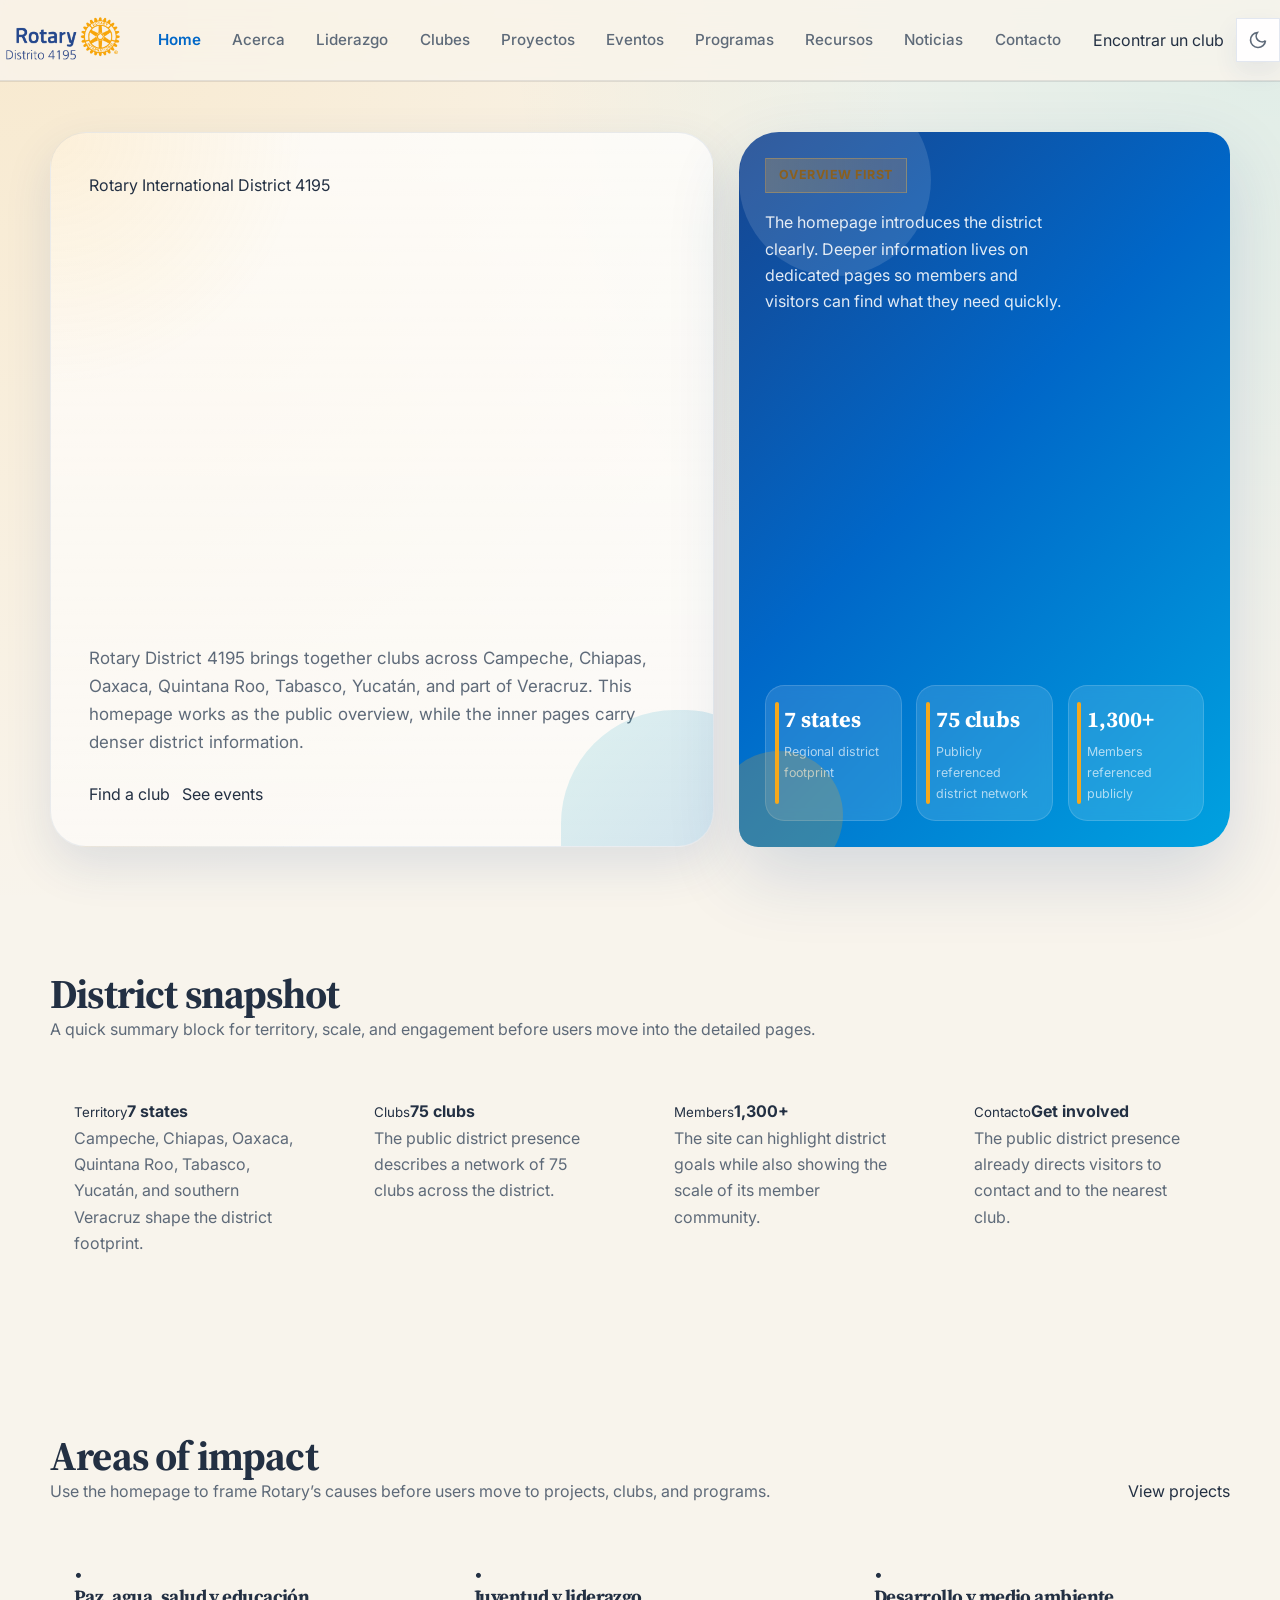
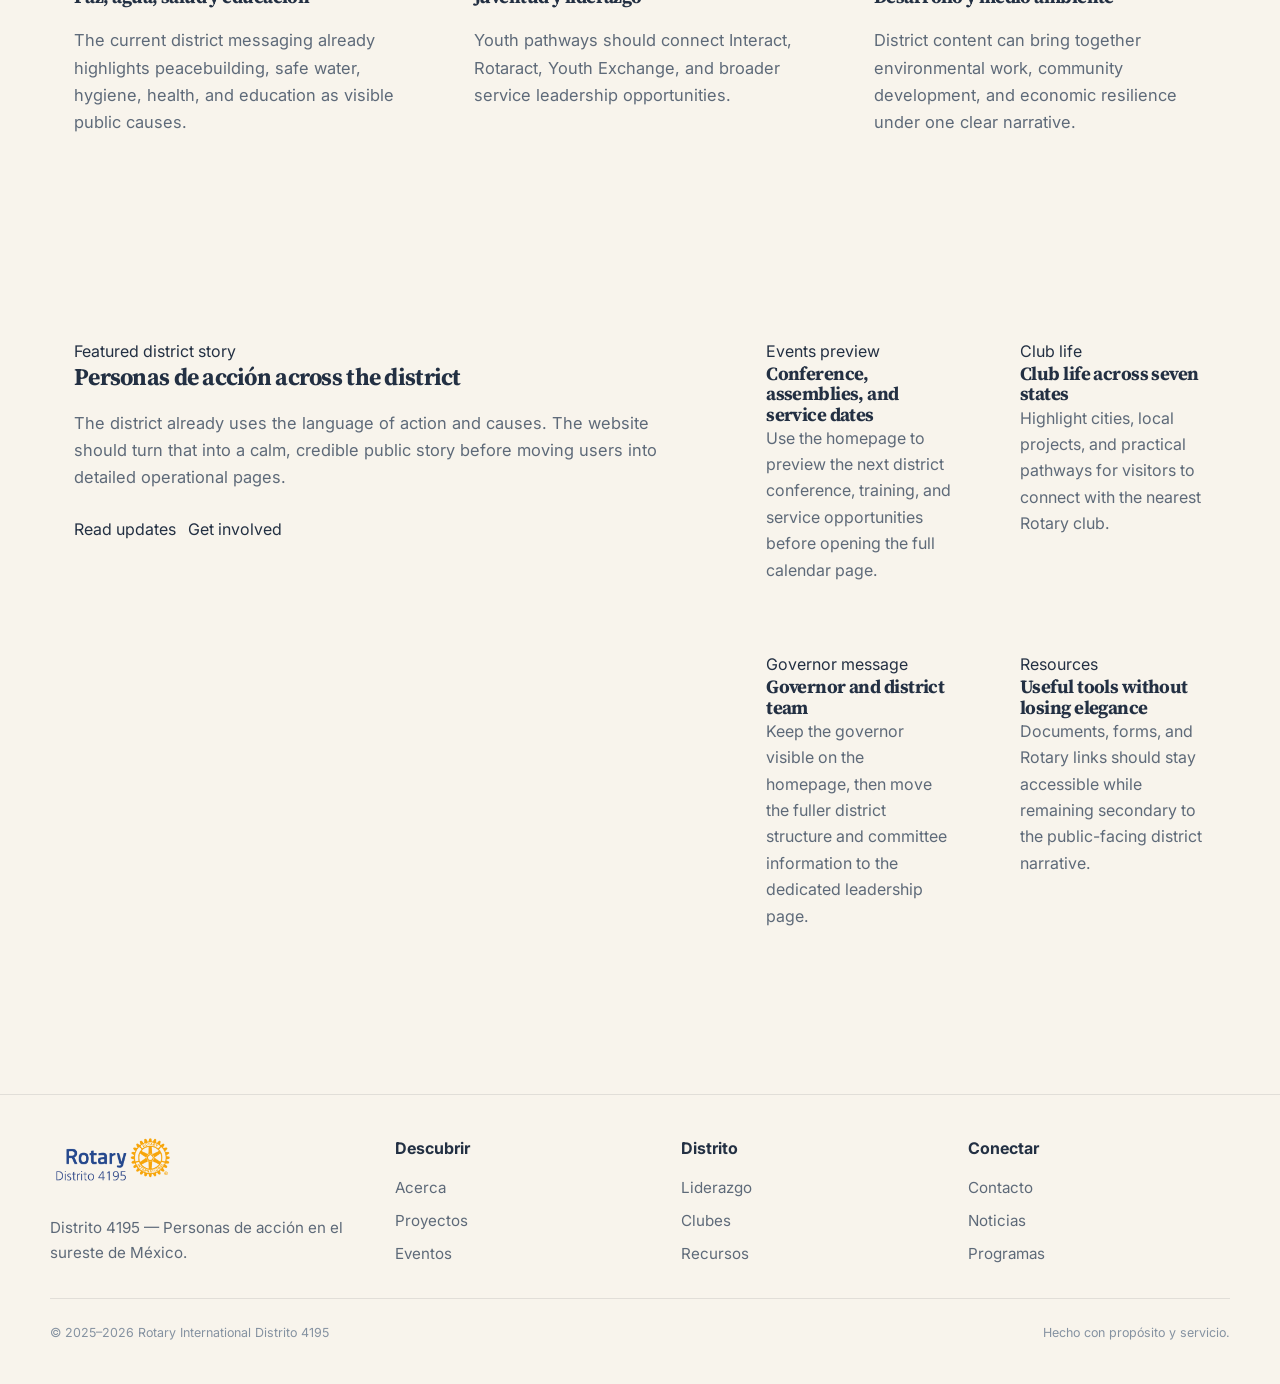
<file: index.html>
<!DOCTYPE html>
<html lang="en" data-theme="light">
<head>
  <meta charset="UTF-8" />
  <meta name="viewport" content="width=device-width, initial-scale=1.0" />
  <title>Rotary Distrito 4195</title>
  <meta name="description" content="Rotary International Distrito 4195 — Sureste de México. Personas de acción." />
  <link rel="preconnect" href="https://fonts.googleapis.com">
  <link rel="preconnect" href="https://fonts.gstatic.com" crossorigin>
  <link href="https://fonts.googleapis.com/css2?family=Source+Serif+4:opsz,wght@8..60,400;8..60,500;8..60,700&family=Inter:wght@400;500;600;700&display=swap" rel="stylesheet">
  <link rel="stylesheet" href="assets/css/base.css" />
  <link rel="stylesheet" href="assets/css/components.css" />
  <link rel="stylesheet" href="assets/css/pages.css" />
  <link rel="stylesheet" href="assets/css/responsive.css" />
</head>
<body>
  <a href="#main-content" class="sr-only">Skip to content</a>
  <header class="site-header">
  <div class="header-inner">
    <a class="brand" href="index.html">
      <img class="brand-logo" src="assets/images/branding/Rotary_Logo_ES21.png"
           alt="Rotary Distrito 4195" height="10" loading="eager" />
    </a>
    <nav class="desktop-nav" aria-label="Primary">
      <a class="nav-link" href="index.html" aria-current="page">Home</a>
      <a class="nav-link" href="pages/about.html">Acerca</a>
      <a class="nav-link" href="pages/leadership.html">Liderazgo</a>
      <a class="nav-link" href="pages/clubs.html">Clubes</a>
      <a class="nav-link" href="pages/projects.html">Proyectos</a>
      <a class="nav-link" href="pages/events.html">Eventos</a>
      <a class="nav-link" href="pages/programs.html">Programas</a>
      <a class="nav-link" href="pages/resources.html">Recursos</a>
      <a class="nav-link" href="pages/news.html">Noticias</a>
      <a class="nav-link" href="pages/contact.html">Contacto</a>
    </nav>
    <div class="header-actions">
      <a class="cta-button" href="pages/clubs.html">Encontrar un club</a>
      <button class="theme-toggle" type="button" aria-label="Cambiar tema" data-theme-toggle></button>
      <button class="menu-toggle" type="button" aria-label="Abrir menú" aria-expanded="false" data-menu-toggle>
        <svg width="20" height="20" viewBox="0 0 24 24" fill="none" stroke="currentColor" stroke-width="2" aria-hidden="true"><path d="M3 6h18M3 12h18M3 18h18"></path></svg>
      </button>
    </div>
  </div>
  <div class="mobile-panel" data-mobile-panel>
    <div class="header-inner mobile-nav" aria-label="Menú móvil">
      <a href="index.html">Home</a>
      <a href="pages/about.html">Acerca</a>
      <a href="pages/leadership.html">Liderazgo</a>
      <a href="pages/clubs.html">Clubes</a>
      <a href="pages/projects.html">Proyectos</a>
      <a href="pages/events.html">Eventos</a>
      <a href="pages/programs.html">Programas</a>
      <a href="pages/resources.html">Recursos</a>
      <a href="pages/news.html">Noticias</a>
      <a href="pages/contact.html">Contacto</a>
    </div>
  </div>
</header>
  <main id="main-content">
<section class="hero">
  <div class="container hero-grid">
    <div class="hero-copy">
      <span class="eyebrow">Rotary International District 4195</span>
      <h1>Service, leadership, and connection across southeastern Mexico.</h1>
      <p>Rotary District 4195 brings together clubs across Campeche, Chiapas, Oaxaca, Quintana Roo, Tabasco, Yucatán, and part of Veracruz. This homepage works as the public overview, while the inner pages carry denser district information.</p>
      <div class="hero-actions">
        <a class="cta-button" href="pages/clubs.html">Find a club</a>
        <a class="secondary-button" href="pages/events.html">See events</a>
      </div>
    </div>
    <aside class="hero-panel" aria-label="District overview highlights">
      <div>
        <span class="badge">Overview first</span>
        <p style="margin-top: 1rem; max-width: 30ch; color: rgba(255,255,255,0.88);">The homepage introduces the district clearly. Deeper information lives on dedicated pages so members and visitors can find what they need quickly.</p>
      </div>
      <div class="hero-metrics">
        <div class="metric"><strong>7 states</strong><span>Regional district footprint</span></div>
        <div class="metric"><strong>75 clubs</strong><span>Publicly referenced district network</span></div>
        <div class="metric"><strong>1,300+</strong><span>Members referenced publicly</span></div>
      </div>
    </aside>
  </div>
</section>
<section>
  <div class="container">
    <div class="section-heading"><div><h2>District snapshot</h2><p>A quick summary block for territory, scale, and engagement before users move into the detailed pages.</p></div></div>
    <div class="grid-4">
      <article class="surface-card card-pad stat-card"><small>Territory</small><strong>7 states</strong><p>Campeche, Chiapas, Oaxaca, Quintana Roo, Tabasco, Yucatán, and southern Veracruz shape the district footprint.</p></article>
      <article class="surface-card card-pad stat-card"><small>Clubs</small><strong>75 clubs</strong><p>The public district presence describes a network of 75 clubs across the district.</p></article>
      <article class="surface-card card-pad stat-card"><small>Members</small><strong>1,300+</strong><p>The site can highlight district goals while also showing the scale of its member community.</p></article>
      <article class="surface-card card-pad stat-card"><small>Contacto</small><strong>Get involved</strong><p>The public district presence already directs visitors to contact and to the nearest club.</p></article>
    </div>
  </div>
</section>
<section>
  <div class="container">
    <div class="section-heading"><div><h2>Areas of impact</h2><p>Use the homepage to frame Rotary’s causes before users move to projects, clubs, and programs.</p></div><a class="secondary-button" href="pages/projects.html">View projects</a></div>
    <div class="grid-3">
      <article class="surface-card card-pad impact-card"><div class="impact-icon">•</div><div><h3>Paz, agua, salud y educación</h3><p class="lede">The current district messaging already highlights peacebuilding, safe water, hygiene, health, and education as visible public causes.</p></div></article>
      <article class="surface-card card-pad impact-card"><div class="impact-icon">•</div><div><h3>Juventud y liderazgo</h3><p class="lede">Youth pathways should connect Interact, Rotaract, Youth Exchange, and broader service leadership opportunities.</p></div></article>
      <article class="surface-card card-pad impact-card"><div class="impact-icon">•</div><div><h3>Desarrollo y medio ambiente</h3><p class="lede">District content can bring together environmental work, community development, and economic resilience under one clear narrative.</p></div></article>
    </div>
  </div>
</section>
<section>
  <div class="container story-layout" style="grid-template-columns: 1.15fr 0.85fr;">
    <article class="surface-card card-pad story-card">
      <div><span class="meta">Featured district story</span><h2>Personas de acción across the district</h2><p class="lede">The district already uses the language of action and causes. The website should turn that into a calm, credible public story before moving users into detailed operational pages.</p></div>
      <div class="stack-actions"><a class="cta-button" href="pages/news.html">Read updates</a><a class="secondary-button" href="pages/contact.html">Get involved</a></div>
    </article>
    <div class="grid-2">
      <article class="surface-card card-pad story-card"><span class="meta">Events preview</span><h3>Conference, assemblies, and service dates</h3><p>Use the homepage to preview the next district conference, training, and service opportunities before opening the full calendar page.</p></article>
      <article class="surface-card card-pad story-card"><span class="meta">Club life</span><h3>Club life across seven states</h3><p>Highlight cities, local projects, and practical pathways for visitors to connect with the nearest Rotary club.</p></article>
      <article class="surface-card card-pad story-card"><span class="meta">Governor message</span><h3>Governor and district team</h3><p>Keep the governor visible on the homepage, then move the fuller district structure and committee information to the dedicated leadership page.</p></article>
      <article class="surface-card card-pad story-card"><span class="meta">Resources</span><h3>Useful tools without losing elegance</h3><p>Documents, forms, and Rotary links should stay accessible while remaining secondary to the public-facing district narrative.</p></article>
    </div>
  </div>
</section>
</main>
  <footer class="footer">
  <div class="container footer-grid">
    <div>
      <a class="brand" href="index.html" style="margin-bottom: var(--space-4); display:inline-flex;">
        <img class="brand-logo" src="assets/images/branding/Rotary_Logo_ES21.png"
             alt="Rotary Distrito 4195" height="48" loading="lazy" />
      </a>
      <p style="margin-top: var(--space-3);">Distrito 4195 — Personas de acción en el sureste de México.</p>
    </div>
    <div>
      <strong style="display:block; margin-bottom:0.85rem; color:var(--color-text);">Descubrir</strong>
      <ul class="footer-links">
        <li><a href="pages/about.html">Acerca</a></li>
        <li><a href="pages/projects.html">Proyectos</a></li>
        <li><a href="pages/events.html">Eventos</a></li>
      </ul>
    </div>
    <div>
      <strong style="display:block; margin-bottom:0.85rem; color:var(--color-text);">Distrito</strong>
      <ul class="footer-links">
        <li><a href="pages/leadership.html">Liderazgo</a></li>
        <li><a href="pages/clubs.html">Clubes</a></li>
        <li><a href="pages/resources.html">Recursos</a></li>
      </ul>
    </div>
    <div>
      <strong style="display:block; margin-bottom:0.85rem; color:var(--color-text);">Conectar</strong>
      <ul class="footer-links">
        <li><a href="pages/contact.html">Contacto</a></li>
        <li><a href="pages/news.html">Noticias</a></li>
        <li><a href="pages/programs.html">Programas</a></li>
      </ul>
    </div>
  </div>
  <div class="container footer-bottom">
    <span>© 2025–2026 Rotary International Distrito 4195</span>
    <span>Hecho con propósito y servicio.</span>
  </div>
</footer>
  <script src="assets/js/main.js" defer></script>
</body>
</html>
</file>
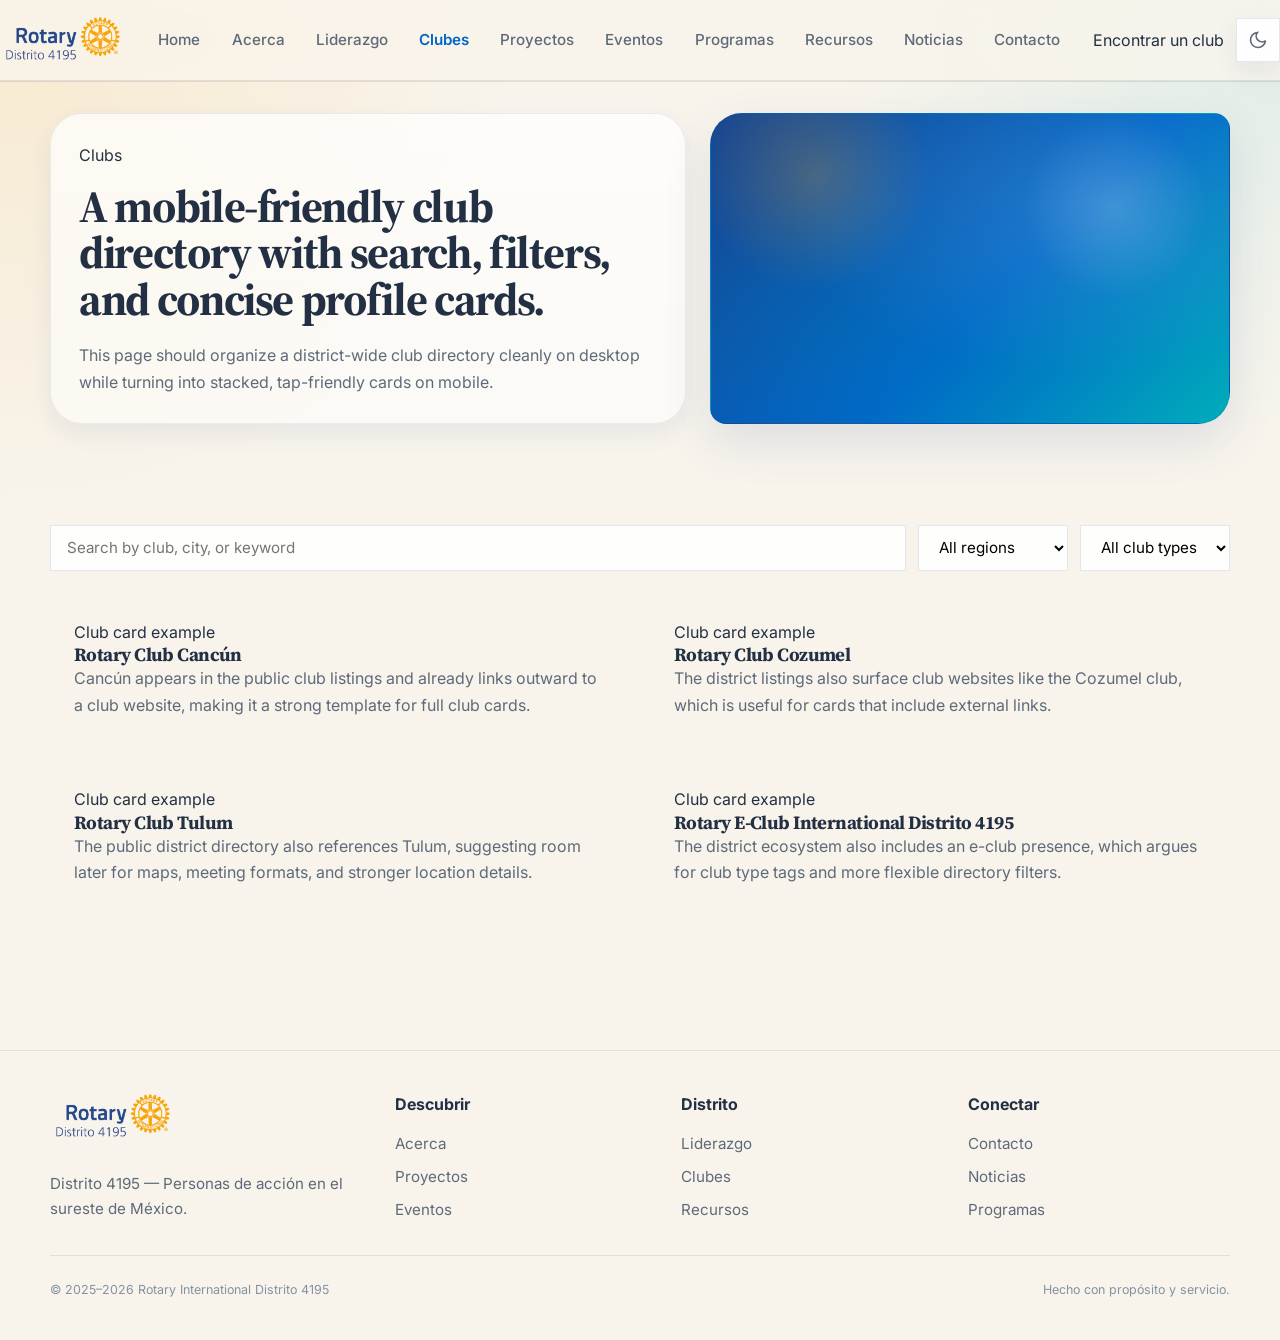
<file: pages/clubs.html>
<!DOCTYPE html>
<html lang="en" data-theme="light">
<head>
  <meta charset="UTF-8" />
  <meta name="viewport" content="width=device-width, initial-scale=1.0" />
  <title>Clubes — Rotary Distrito 4195</title>
  <meta name="description" content="Rotary International Distrito 4195 — Sureste de México. Personas de acción." />
  <link rel="preconnect" href="https://fonts.googleapis.com">
  <link rel="preconnect" href="https://fonts.gstatic.com" crossorigin>
  <link href="https://fonts.googleapis.com/css2?family=Source+Serif+4:opsz,wght@8..60,400;8..60,500;8..60,700&family=Inter:wght@400;500;600;700&display=swap" rel="stylesheet">
  <link rel="stylesheet" href="../assets/css/base.css" />
  <link rel="stylesheet" href="../assets/css/components.css" />
  <link rel="stylesheet" href="../assets/css/pages.css" />
  <link rel="stylesheet" href="../assets/css/responsive.css" />
</head>
<body>
  <a href="#main-content" class="sr-only">Skip to content</a>
  <header class="site-header">
  <div class="header-inner">
    <a class="brand" href="../index.html">
      <img class="brand-logo" src="../assets/images/branding/Rotary_Logo_ES21.png"
           alt="Rotary Distrito 4195" height="52" loading="eager" />
    </a>
    <nav class="desktop-nav" aria-label="Primary">
      <a class="nav-link" href="../index.html">Home</a>
      <a class="nav-link" href="../pages/about.html">Acerca</a>
      <a class="nav-link" href="../pages/leadership.html">Liderazgo</a>
      <a class="nav-link" href="../pages/clubs.html" aria-current="page">Clubes</a>
      <a class="nav-link" href="../pages/projects.html">Proyectos</a>
      <a class="nav-link" href="../pages/events.html">Eventos</a>
      <a class="nav-link" href="../pages/programs.html">Programas</a>
      <a class="nav-link" href="../pages/resources.html">Recursos</a>
      <a class="nav-link" href="../pages/news.html">Noticias</a>
      <a class="nav-link" href="../pages/contact.html">Contacto</a>
    </nav>
    <div class="header-actions">
      <a class="cta-button" href="../pages/clubs.html">Encontrar un club</a>
      <button class="theme-toggle" type="button" aria-label="Cambiar tema" data-theme-toggle></button>
      <button class="menu-toggle" type="button" aria-label="Abrir menú" aria-expanded="false" data-menu-toggle>
        <svg width="20" height="20" viewBox="0 0 24 24" fill="none" stroke="currentColor" stroke-width="2" aria-hidden="true"><path d="M3 6h18M3 12h18M3 18h18"></path></svg>
      </button>
    </div>
  </div>
  <div class="mobile-panel" data-mobile-panel>
    <div class="header-inner mobile-nav" aria-label="Menú móvil">
      <a href="../index.html">Home</a>
      <a href="../pages/about.html">Acerca</a>
      <a href="../pages/leadership.html">Liderazgo</a>
      <a href="../pages/clubs.html">Clubes</a>
      <a href="../pages/projects.html">Proyectos</a>
      <a href="../pages/events.html">Eventos</a>
      <a href="../pages/programs.html">Programas</a>
      <a href="../pages/resources.html">Recursos</a>
      <a href="../pages/news.html">Noticias</a>
      <a href="../pages/contact.html">Contacto</a>
    </div>
  </div>
</header>
  <main id="main-content"><section class="page-hero"><div class="container page-hero-shell"><div><span class="eyebrow">Clubs</span><h1>A mobile-friendly club directory with search, filters, and concise profile cards.</h1><p>This page should organize a district-wide club directory cleanly on desktop while turning into stacked, tap-friendly cards on mobile.</p></div><div class="page-banner" aria-hidden="true"></div></div></section><section><div class="container"><div class="toolbar"><input class="toolbar-input" type="search" placeholder="Search by club, city, or keyword" aria-label="Search clubs"><select class="toolbar-select" aria-label="Filter by area"><option>All regions</option><option>Yucatán</option><option>Chiapas</option><option>Quintana Roo</option><option>Oaxaca</option></select><select class="toolbar-select" aria-label="Filter by type"><option>All club types</option><option>Rotary Club</option><option>Rotaract</option><option>E-Club</option></select></div><div class="grid-2"><article class="surface-card card-pad directory-card"><span class="meta">Club card example</span><h3>Rotary Club Cancún</h3><p>Cancún appears in the public club listings and already links outward to a club website, making it a strong template for full club cards.</p></article><article class="surface-card card-pad directory-card"><span class="meta">Club card example</span><h3>Rotary Club Cozumel</h3><p>The district listings also surface club websites like the Cozumel club, which is useful for cards that include external links.</p></article><article class="surface-card card-pad directory-card"><span class="meta">Club card example</span><h3>Rotary Club Tulum</h3><p>The public district directory also references Tulum, suggesting room later for maps, meeting formats, and stronger location details.</p></article><article class="surface-card card-pad directory-card"><span class="meta">Club card example</span><h3>Rotary E-Club International Distrito 4195</h3><p>The district ecosystem also includes an e-club presence, which argues for club type tags and more flexible directory filters.</p></article></div></div></section></main>
  <footer class="footer">
  <div class="container footer-grid">
    <div>
      <a class="brand" href="../index.html" style="margin-bottom: var(--space-4); display:inline-flex;">
        <img class="brand-logo" src="../assets/images/branding/Rotary_Logo_ES21.png"
             alt="Rotary Distrito 4195" height="48" loading="lazy" />
      </a>
      <p style="margin-top: var(--space-3);">Distrito 4195 — Personas de acción en el sureste de México.</p>
    </div>
    <div>
      <strong style="display:block; margin-bottom:0.85rem; color:var(--color-text);">Descubrir</strong>
      <ul class="footer-links">
        <li><a href="../pages/about.html">Acerca</a></li>
        <li><a href="../pages/projects.html">Proyectos</a></li>
        <li><a href="../pages/events.html">Eventos</a></li>
      </ul>
    </div>
    <div>
      <strong style="display:block; margin-bottom:0.85rem; color:var(--color-text);">Distrito</strong>
      <ul class="footer-links">
        <li><a href="../pages/leadership.html">Liderazgo</a></li>
        <li><a href="../pages/clubs.html">Clubes</a></li>
        <li><a href="../pages/resources.html">Recursos</a></li>
      </ul>
    </div>
    <div>
      <strong style="display:block; margin-bottom:0.85rem; color:var(--color-text);">Conectar</strong>
      <ul class="footer-links">
        <li><a href="../pages/contact.html">Contacto</a></li>
        <li><a href="../pages/news.html">Noticias</a></li>
        <li><a href="../pages/programs.html">Programas</a></li>
      </ul>
    </div>
  </div>
  <div class="container footer-bottom">
    <span>© 2025–2026 Rotary International Distrito 4195</span>
    <span>Hecho con propósito y servicio.</span>
  </div>
</footer>
  <script src="../assets/js/main.js" defer></script>
</body>
</html>
</file>
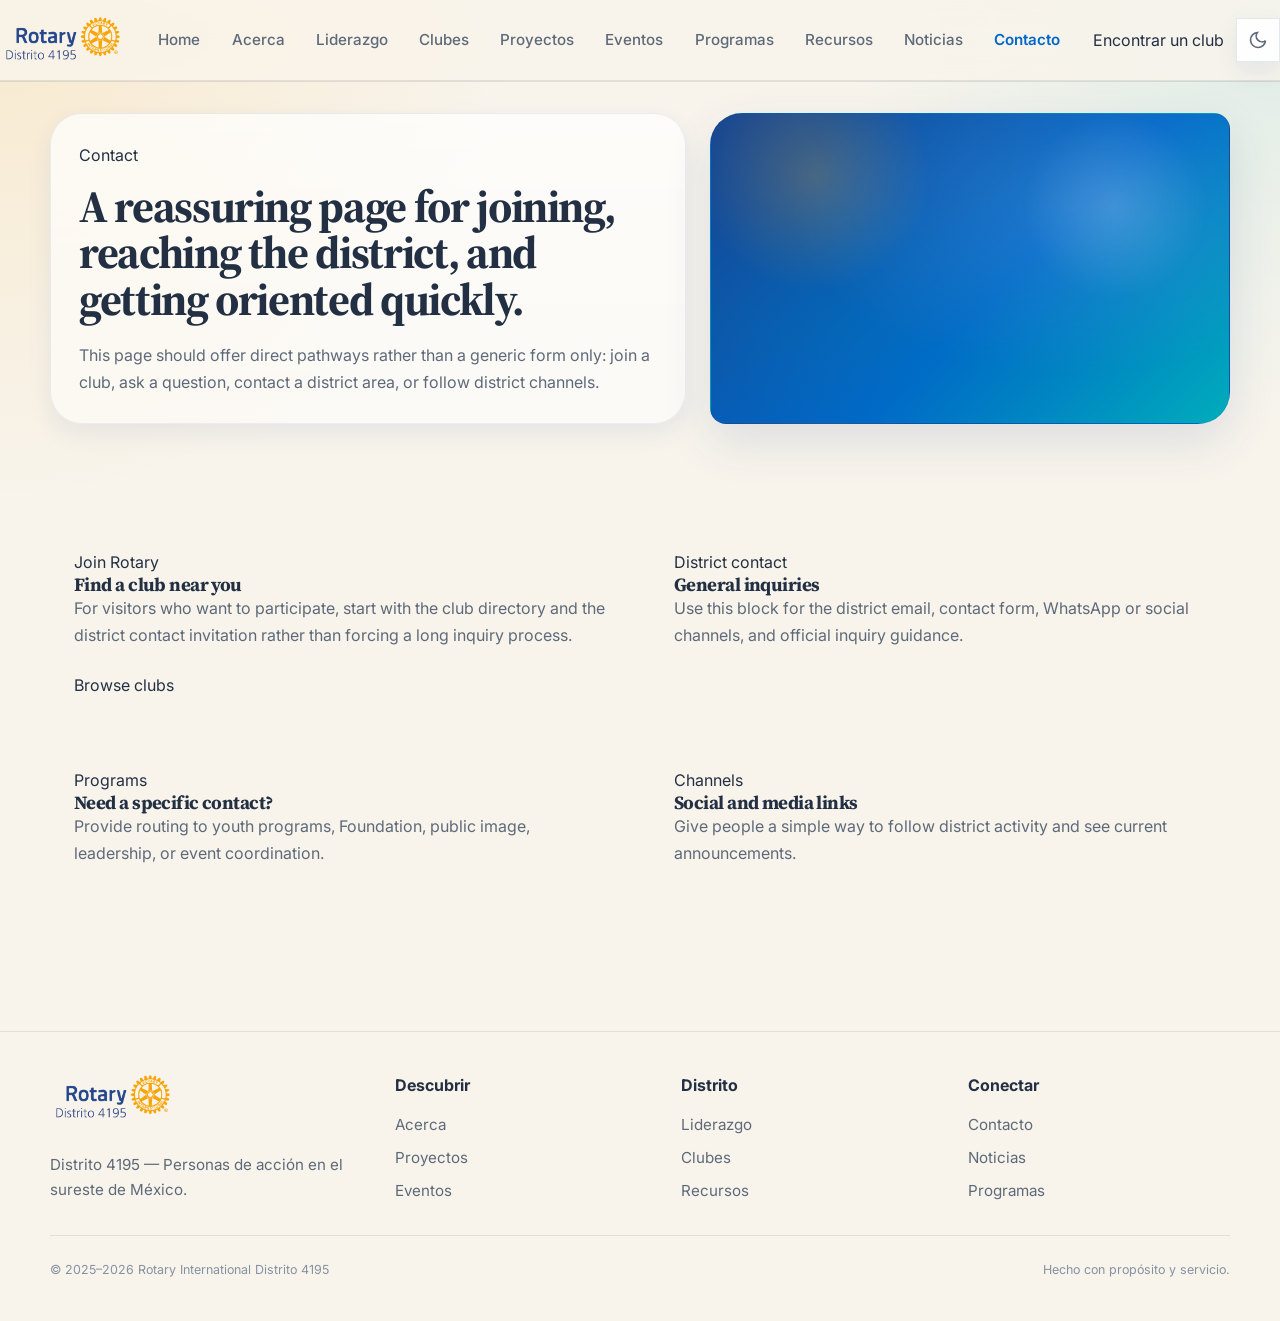
<file: pages/contact.html>
<!DOCTYPE html>
<html lang="en" data-theme="light">
<head>
  <meta charset="UTF-8" />
  <meta name="viewport" content="width=device-width, initial-scale=1.0" />
  <title>Contacto — Rotary Distrito 4195</title>
  <meta name="description" content="Rotary International Distrito 4195 — Sureste de México. Personas de acción." />
  <link rel="preconnect" href="https://fonts.googleapis.com">
  <link rel="preconnect" href="https://fonts.gstatic.com" crossorigin>
  <link href="https://fonts.googleapis.com/css2?family=Source+Serif+4:opsz,wght@8..60,400;8..60,500;8..60,700&family=Inter:wght@400;500;600;700&display=swap" rel="stylesheet">
  <link rel="stylesheet" href="../assets/css/base.css" />
  <link rel="stylesheet" href="../assets/css/components.css" />
  <link rel="stylesheet" href="../assets/css/pages.css" />
  <link rel="stylesheet" href="../assets/css/responsive.css" />
</head>
<body>
  <a href="#main-content" class="sr-only">Skip to content</a>
  <header class="site-header">
  <div class="header-inner">
    <a class="brand" href="../index.html">
      <img class="brand-logo" src="../assets/images/branding/Rotary_Logo_ES21.png"
           alt="Rotary Distrito 4195" height="52" loading="eager" />
    </a>
    <nav class="desktop-nav" aria-label="Primary">
      <a class="nav-link" href="../index.html">Home</a>
      <a class="nav-link" href="../pages/about.html">Acerca</a>
      <a class="nav-link" href="../pages/leadership.html">Liderazgo</a>
      <a class="nav-link" href="../pages/clubs.html">Clubes</a>
      <a class="nav-link" href="../pages/projects.html">Proyectos</a>
      <a class="nav-link" href="../pages/events.html">Eventos</a>
      <a class="nav-link" href="../pages/programs.html">Programas</a>
      <a class="nav-link" href="../pages/resources.html">Recursos</a>
      <a class="nav-link" href="../pages/news.html">Noticias</a>
      <a class="nav-link" href="../pages/contact.html" aria-current="page">Contacto</a>
    </nav>
    <div class="header-actions">
      <a class="cta-button" href="../pages/clubs.html">Encontrar un club</a>
      <button class="theme-toggle" type="button" aria-label="Cambiar tema" data-theme-toggle></button>
      <button class="menu-toggle" type="button" aria-label="Abrir menú" aria-expanded="false" data-menu-toggle>
        <svg width="20" height="20" viewBox="0 0 24 24" fill="none" stroke="currentColor" stroke-width="2" aria-hidden="true"><path d="M3 6h18M3 12h18M3 18h18"></path></svg>
      </button>
    </div>
  </div>
  <div class="mobile-panel" data-mobile-panel>
    <div class="header-inner mobile-nav" aria-label="Menú móvil">
      <a href="../index.html">Home</a>
      <a href="../pages/about.html">Acerca</a>
      <a href="../pages/leadership.html">Liderazgo</a>
      <a href="../pages/clubs.html">Clubes</a>
      <a href="../pages/projects.html">Proyectos</a>
      <a href="../pages/events.html">Eventos</a>
      <a href="../pages/programs.html">Programas</a>
      <a href="../pages/resources.html">Recursos</a>
      <a href="../pages/news.html">Noticias</a>
      <a href="../pages/contact.html">Contacto</a>
    </div>
  </div>
</header>
  <main id="main-content"><section class="page-hero"><div class="container page-hero-shell"><div><span class="eyebrow">Contact</span><h1>A reassuring page for joining, reaching the district, and getting oriented quickly.</h1><p>This page should offer direct pathways rather than a generic form only: join a club, ask a question, contact a district area, or follow district channels.</p></div><div class="page-banner" aria-hidden="true"></div></div></section><section><div class="container grid-2"><article class="surface-card card-pad contact-card"><span class="meta">Join Rotary</span><h3>Find a club near you</h3><p>For visitors who want to participate, start with the club directory and the district contact invitation rather than forcing a long inquiry process.</p><div class="stack-actions"><a class="cta-button" href="clubs.html">Browse clubs</a></div></article><article class="surface-card card-pad contact-card"><span class="meta">District contact</span><h3>General inquiries</h3><p>Use this block for the district email, contact form, WhatsApp or social channels, and official inquiry guidance.</p></article><article class="surface-card card-pad contact-card"><span class="meta">Programs</span><h3>Need a specific contact?</h3><p>Provide routing to youth programs, Foundation, public image, leadership, or event coordination.</p></article><article class="surface-card card-pad contact-card"><span class="meta">Channels</span><h3>Social and media links</h3><p>Give people a simple way to follow district activity and see current announcements.</p></article></div></section></main>
  <footer class="footer">
  <div class="container footer-grid">
    <div>
      <a class="brand" href="../index.html" style="margin-bottom: var(--space-4); display:inline-flex;">
        <img class="brand-logo" src="../assets/images/branding/Rotary_Logo_ES21.png"
             alt="Rotary Distrito 4195" height="48" loading="lazy" />
      </a>
      <p style="margin-top: var(--space-3);">Distrito 4195 — Personas de acción en el sureste de México.</p>
    </div>
    <div>
      <strong style="display:block; margin-bottom:0.85rem; color:var(--color-text);">Descubrir</strong>
      <ul class="footer-links">
        <li><a href="../pages/about.html">Acerca</a></li>
        <li><a href="../pages/projects.html">Proyectos</a></li>
        <li><a href="../pages/events.html">Eventos</a></li>
      </ul>
    </div>
    <div>
      <strong style="display:block; margin-bottom:0.85rem; color:var(--color-text);">Distrito</strong>
      <ul class="footer-links">
        <li><a href="../pages/leadership.html">Liderazgo</a></li>
        <li><a href="../pages/clubs.html">Clubes</a></li>
        <li><a href="../pages/resources.html">Recursos</a></li>
      </ul>
    </div>
    <div>
      <strong style="display:block; margin-bottom:0.85rem; color:var(--color-text);">Conectar</strong>
      <ul class="footer-links">
        <li><a href="../pages/contact.html">Contacto</a></li>
        <li><a href="../pages/news.html">Noticias</a></li>
        <li><a href="../pages/programs.html">Programas</a></li>
      </ul>
    </div>
  </div>
  <div class="container footer-bottom">
    <span>© 2025–2026 Rotary International Distrito 4195</span>
    <span>Hecho con propósito y servicio.</span>
  </div>
</footer>
  <script src="../assets/js/main.js" defer></script>
</body>
</html>
</file>
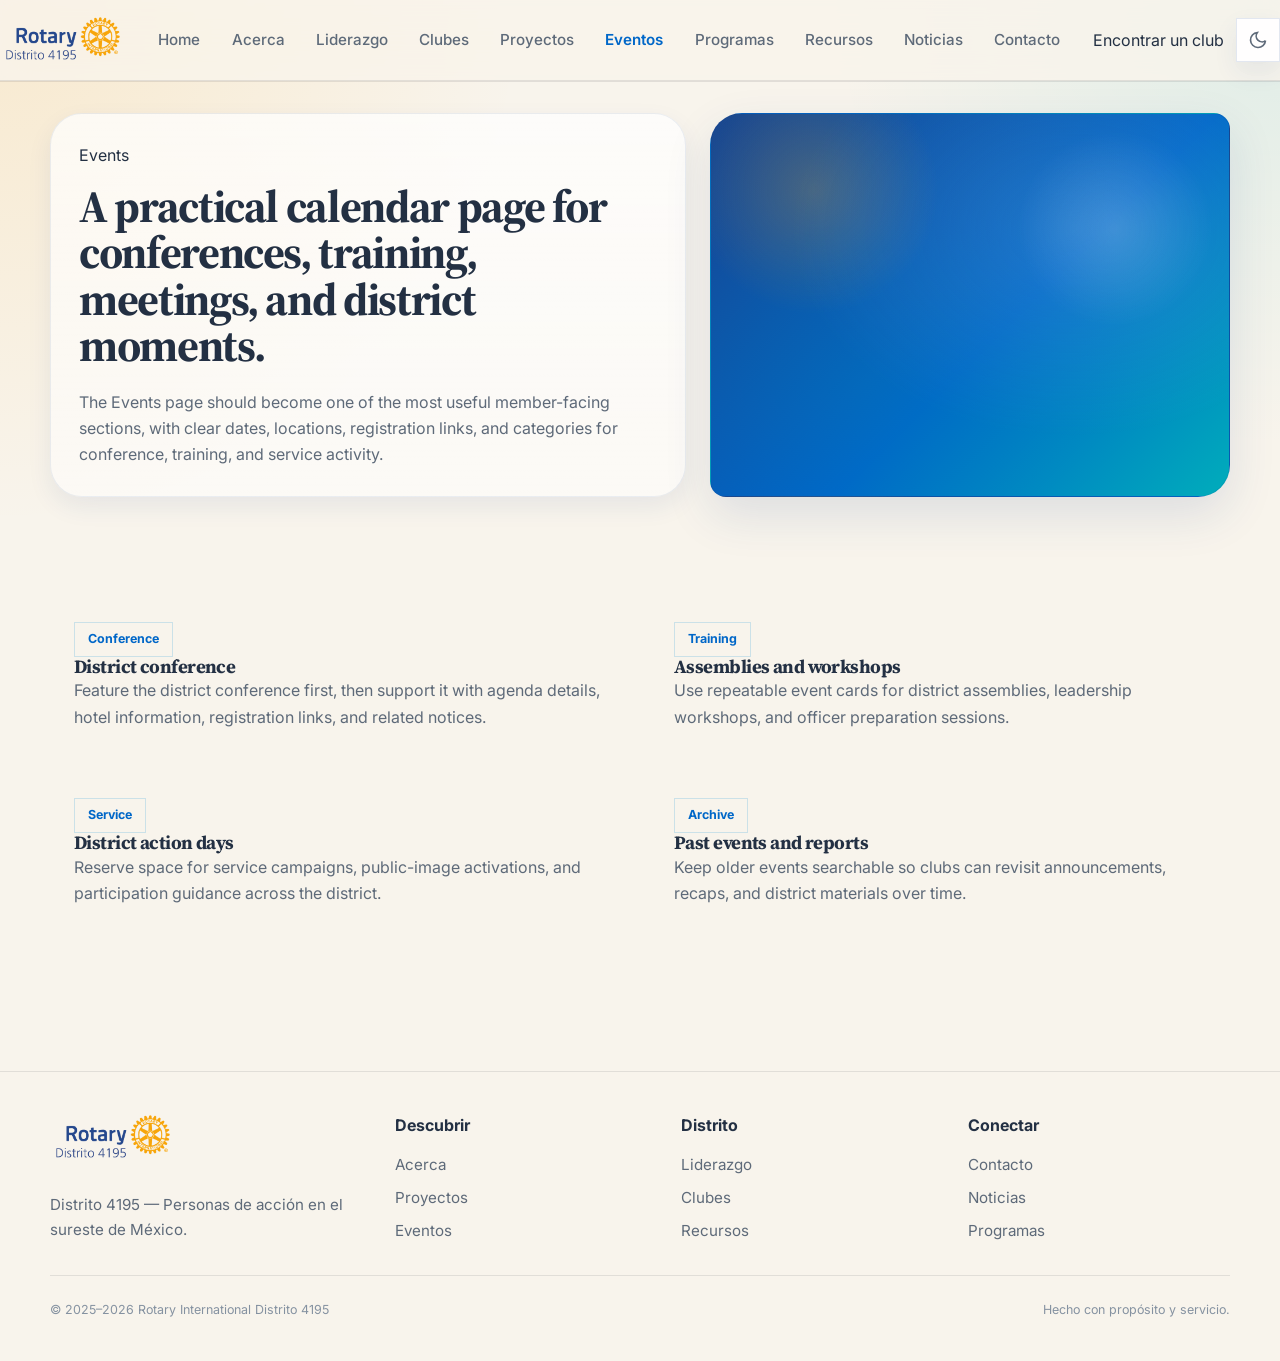
<file: pages/events.html>
<!DOCTYPE html>
<html lang="en" data-theme="light">
<head>
  <meta charset="UTF-8" />
  <meta name="viewport" content="width=device-width, initial-scale=1.0" />
  <title>Eventos — Rotary Distrito 4195</title>
  <meta name="description" content="Rotary International Distrito 4195 — Sureste de México. Personas de acción." />
  <link rel="preconnect" href="https://fonts.googleapis.com">
  <link rel="preconnect" href="https://fonts.gstatic.com" crossorigin>
  <link href="https://fonts.googleapis.com/css2?family=Source+Serif+4:opsz,wght@8..60,400;8..60,500;8..60,700&family=Inter:wght@400;500;600;700&display=swap" rel="stylesheet">
  <link rel="stylesheet" href="../assets/css/base.css" />
  <link rel="stylesheet" href="../assets/css/components.css" />
  <link rel="stylesheet" href="../assets/css/pages.css" />
  <link rel="stylesheet" href="../assets/css/responsive.css" />
</head>
<body>
  <a href="#main-content" class="sr-only">Skip to content</a>
  <header class="site-header">
  <div class="header-inner">
    <a class="brand" href="../index.html">
      <img class="brand-logo" src="../assets/images/branding/Rotary_Logo_ES21.png"
           alt="Rotary Distrito 4195" height="52" loading="eager" />
    </a>
    <nav class="desktop-nav" aria-label="Primary">
      <a class="nav-link" href="../index.html">Home</a>
      <a class="nav-link" href="../pages/about.html">Acerca</a>
      <a class="nav-link" href="../pages/leadership.html">Liderazgo</a>
      <a class="nav-link" href="../pages/clubs.html">Clubes</a>
      <a class="nav-link" href="../pages/projects.html">Proyectos</a>
      <a class="nav-link" href="../pages/events.html" aria-current="page">Eventos</a>
      <a class="nav-link" href="../pages/programs.html">Programas</a>
      <a class="nav-link" href="../pages/resources.html">Recursos</a>
      <a class="nav-link" href="../pages/news.html">Noticias</a>
      <a class="nav-link" href="../pages/contact.html">Contacto</a>
    </nav>
    <div class="header-actions">
      <a class="cta-button" href="../pages/clubs.html">Encontrar un club</a>
      <button class="theme-toggle" type="button" aria-label="Cambiar tema" data-theme-toggle></button>
      <button class="menu-toggle" type="button" aria-label="Abrir menú" aria-expanded="false" data-menu-toggle>
        <svg width="20" height="20" viewBox="0 0 24 24" fill="none" stroke="currentColor" stroke-width="2" aria-hidden="true"><path d="M3 6h18M3 12h18M3 18h18"></path></svg>
      </button>
    </div>
  </div>
  <div class="mobile-panel" data-mobile-panel>
    <div class="header-inner mobile-nav" aria-label="Menú móvil">
      <a href="../index.html">Home</a>
      <a href="../pages/about.html">Acerca</a>
      <a href="../pages/leadership.html">Liderazgo</a>
      <a href="../pages/clubs.html">Clubes</a>
      <a href="../pages/projects.html">Proyectos</a>
      <a href="../pages/events.html">Eventos</a>
      <a href="../pages/programs.html">Programas</a>
      <a href="../pages/resources.html">Recursos</a>
      <a href="../pages/news.html">Noticias</a>
      <a href="../pages/contact.html">Contacto</a>
    </div>
  </div>
</header>
  <main id="main-content"><section class="page-hero"><div class="container page-hero-shell"><div><span class="eyebrow">Events</span><h1>A practical calendar page for conferences, training, meetings, and district moments.</h1><p>The Events page should become one of the most useful member-facing sections, with clear dates, locations, registration links, and categories for conference, training, and service activity.</p></div><div class="page-banner" aria-hidden="true"></div></div></section><section><div class="container grid-2"><article class="surface-card card-pad event-card"><span class="event-date">Conference</span><h3>District conference</h3><p>Feature the district conference first, then support it with agenda details, hotel information, registration links, and related notices.</p></article><article class="surface-card card-pad event-card"><span class="event-date">Training</span><h3>Assemblies and workshops</h3><p>Use repeatable event cards for district assemblies, leadership workshops, and officer preparation sessions.</p></article><article class="surface-card card-pad event-card"><span class="event-date">Service</span><h3>District action days</h3><p>Reserve space for service campaigns, public-image activations, and participation guidance across the district.</p></article><article class="surface-card card-pad event-card"><span class="event-date">Archive</span><h3>Past events and reports</h3><p>Keep older events searchable so clubs can revisit announcements, recaps, and district materials over time.</p></article></div></section></main>
  <footer class="footer">
  <div class="container footer-grid">
    <div>
      <a class="brand" href="../index.html" style="margin-bottom: var(--space-4); display:inline-flex;">
        <img class="brand-logo" src="../assets/images/branding/Rotary_Logo_ES21.png"
             alt="Rotary Distrito 4195" height="48" loading="lazy" />
      </a>
      <p style="margin-top: var(--space-3);">Distrito 4195 — Personas de acción en el sureste de México.</p>
    </div>
    <div>
      <strong style="display:block; margin-bottom:0.85rem; color:var(--color-text);">Descubrir</strong>
      <ul class="footer-links">
        <li><a href="../pages/about.html">Acerca</a></li>
        <li><a href="../pages/projects.html">Proyectos</a></li>
        <li><a href="../pages/events.html">Eventos</a></li>
      </ul>
    </div>
    <div>
      <strong style="display:block; margin-bottom:0.85rem; color:var(--color-text);">Distrito</strong>
      <ul class="footer-links">
        <li><a href="../pages/leadership.html">Liderazgo</a></li>
        <li><a href="../pages/clubs.html">Clubes</a></li>
        <li><a href="../pages/resources.html">Recursos</a></li>
      </ul>
    </div>
    <div>
      <strong style="display:block; margin-bottom:0.85rem; color:var(--color-text);">Conectar</strong>
      <ul class="footer-links">
        <li><a href="../pages/contact.html">Contacto</a></li>
        <li><a href="../pages/news.html">Noticias</a></li>
        <li><a href="../pages/programs.html">Programas</a></li>
      </ul>
    </div>
  </div>
  <div class="container footer-bottom">
    <span>© 2025–2026 Rotary International Distrito 4195</span>
    <span>Hecho con propósito y servicio.</span>
  </div>
</footer>
  <script src="../assets/js/main.js" defer></script>
</body>
</html>
</file>
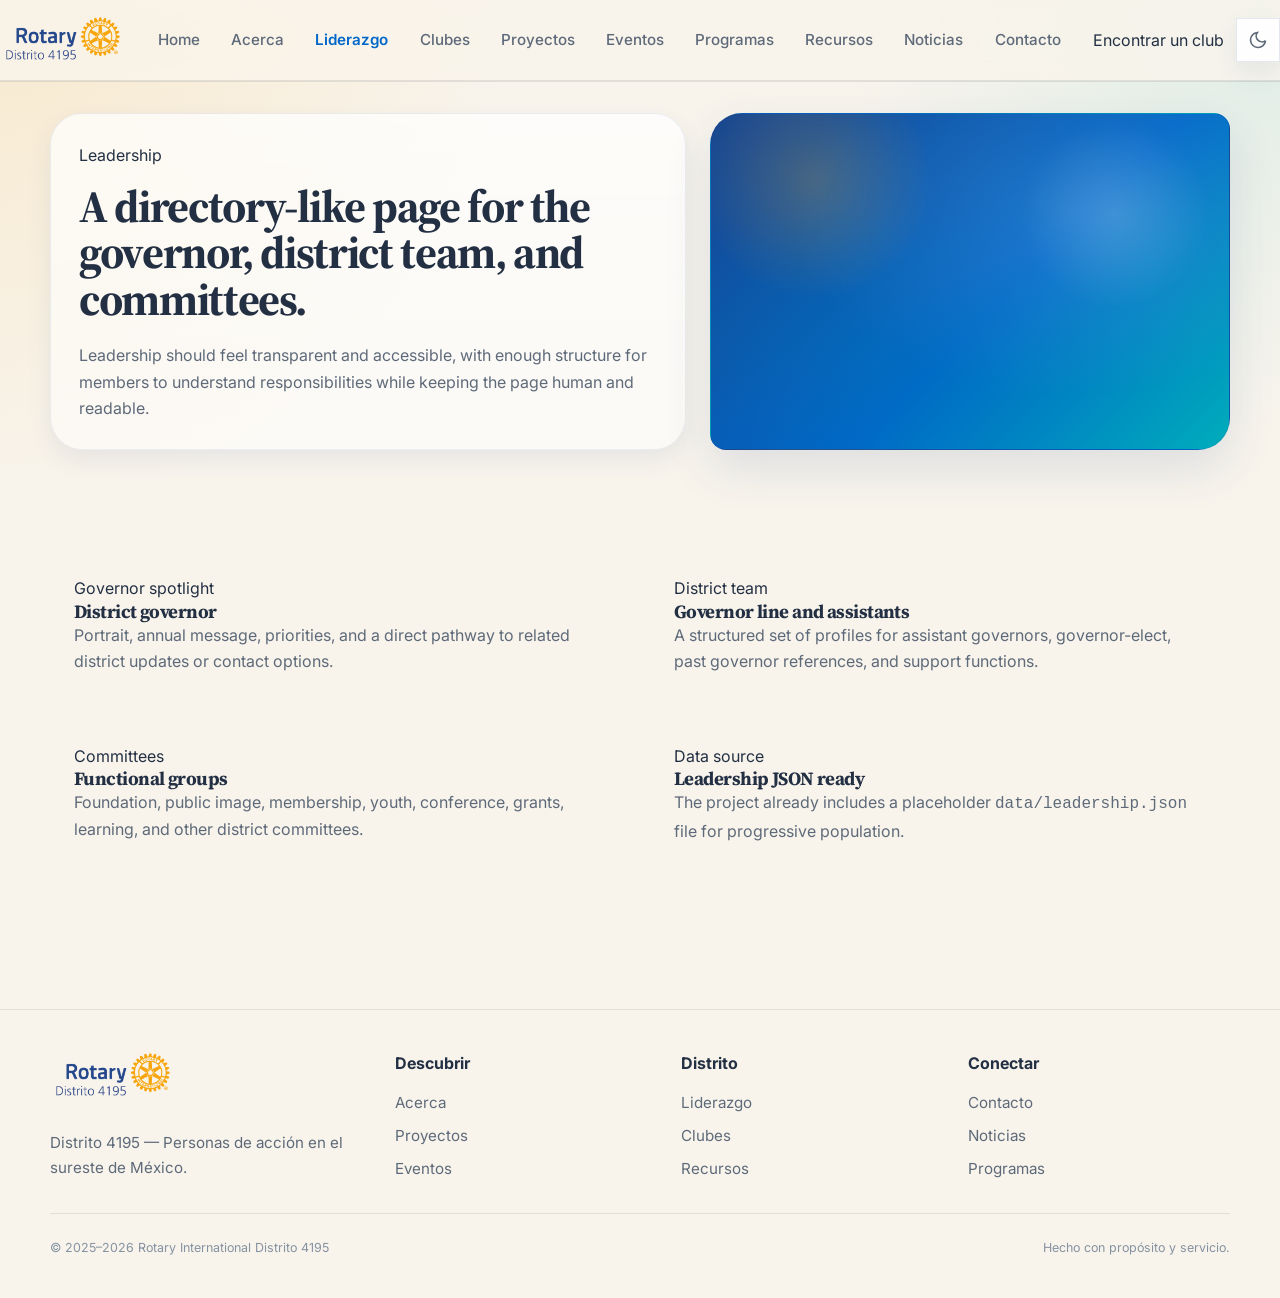
<file: pages/leadership.html>
<!DOCTYPE html>
<html lang="en" data-theme="light">
<head>
  <meta charset="UTF-8" />
  <meta name="viewport" content="width=device-width, initial-scale=1.0" />
  <title>Liderazgo — Rotary Distrito 4195</title>
  <meta name="description" content="Rotary International Distrito 4195 — Sureste de México. Personas de acción." />
  <link rel="preconnect" href="https://fonts.googleapis.com">
  <link rel="preconnect" href="https://fonts.gstatic.com" crossorigin>
  <link href="https://fonts.googleapis.com/css2?family=Source+Serif+4:opsz,wght@8..60,400;8..60,500;8..60,700&family=Inter:wght@400;500;600;700&display=swap" rel="stylesheet">
  <link rel="stylesheet" href="../assets/css/base.css" />
  <link rel="stylesheet" href="../assets/css/components.css" />
  <link rel="stylesheet" href="../assets/css/pages.css" />
  <link rel="stylesheet" href="../assets/css/responsive.css" />
</head>
<body>
  <a href="#main-content" class="sr-only">Skip to content</a>
  <header class="site-header">
  <div class="header-inner">
    <a class="brand" href="../index.html">
      <img class="brand-logo" src="../assets/images/branding/Rotary_Logo_ES21.png"
           alt="Rotary Distrito 4195" height="52" loading="eager" />
    </a>
    <nav class="desktop-nav" aria-label="Primary">
      <a class="nav-link" href="../index.html">Home</a>
      <a class="nav-link" href="../pages/about.html">Acerca</a>
      <a class="nav-link" href="../pages/leadership.html" aria-current="page">Liderazgo</a>
      <a class="nav-link" href="../pages/clubs.html">Clubes</a>
      <a class="nav-link" href="../pages/projects.html">Proyectos</a>
      <a class="nav-link" href="../pages/events.html">Eventos</a>
      <a class="nav-link" href="../pages/programs.html">Programas</a>
      <a class="nav-link" href="../pages/resources.html">Recursos</a>
      <a class="nav-link" href="../pages/news.html">Noticias</a>
      <a class="nav-link" href="../pages/contact.html">Contacto</a>
    </nav>
    <div class="header-actions">
      <a class="cta-button" href="../pages/clubs.html">Encontrar un club</a>
      <button class="theme-toggle" type="button" aria-label="Cambiar tema" data-theme-toggle></button>
      <button class="menu-toggle" type="button" aria-label="Abrir menú" aria-expanded="false" data-menu-toggle>
        <svg width="20" height="20" viewBox="0 0 24 24" fill="none" stroke="currentColor" stroke-width="2" aria-hidden="true"><path d="M3 6h18M3 12h18M3 18h18"></path></svg>
      </button>
    </div>
  </div>
  <div class="mobile-panel" data-mobile-panel>
    <div class="header-inner mobile-nav" aria-label="Menú móvil">
      <a href="../index.html">Home</a>
      <a href="../pages/about.html">Acerca</a>
      <a href="../pages/leadership.html">Liderazgo</a>
      <a href="../pages/clubs.html">Clubes</a>
      <a href="../pages/projects.html">Proyectos</a>
      <a href="../pages/events.html">Eventos</a>
      <a href="../pages/programs.html">Programas</a>
      <a href="../pages/resources.html">Recursos</a>
      <a href="../pages/news.html">Noticias</a>
      <a href="../pages/contact.html">Contacto</a>
    </div>
  </div>
</header>
  <main id="main-content"><section class="page-hero"><div class="container page-hero-shell"><div><span class="eyebrow">Leadership</span><h1>A directory-like page for the governor, district team, and committees.</h1><p>Leadership should feel transparent and accessible, with enough structure for members to understand responsibilities while keeping the page human and readable.</p></div><div class="page-banner" aria-hidden="true"></div></div></section><section><div class="container grid-2"><article class="surface-card card-pad lead-card"><span class="meta">Governor spotlight</span><h3>District governor</h3><p>Portrait, annual message, priorities, and a direct pathway to related district updates or contact options.</p></article><article class="surface-card card-pad lead-card"><span class="meta">District team</span><h3>Governor line and assistants</h3><p>A structured set of profiles for assistant governors, governor-elect, past governor references, and support functions.</p></article><article class="surface-card card-pad lead-card"><span class="meta">Committees</span><h3>Functional groups</h3><p>Foundation, public image, membership, youth, conference, grants, learning, and other district committees.</p></article><article class="surface-card card-pad lead-card"><span class="meta">Data source</span><h3>Leadership JSON ready</h3><p>The project already includes a placeholder <code>data/leadership.json</code> file for progressive population.</p></article></div></section></main>
  <footer class="footer">
  <div class="container footer-grid">
    <div>
      <a class="brand" href="../index.html" style="margin-bottom: var(--space-4); display:inline-flex;">
        <img class="brand-logo" src="../assets/images/branding/Rotary_Logo_ES21.png"
             alt="Rotary Distrito 4195" height="48" loading="lazy" />
      </a>
      <p style="margin-top: var(--space-3);">Distrito 4195 — Personas de acción en el sureste de México.</p>
    </div>
    <div>
      <strong style="display:block; margin-bottom:0.85rem; color:var(--color-text);">Descubrir</strong>
      <ul class="footer-links">
        <li><a href="../pages/about.html">Acerca</a></li>
        <li><a href="../pages/projects.html">Proyectos</a></li>
        <li><a href="../pages/events.html">Eventos</a></li>
      </ul>
    </div>
    <div>
      <strong style="display:block; margin-bottom:0.85rem; color:var(--color-text);">Distrito</strong>
      <ul class="footer-links">
        <li><a href="../pages/leadership.html">Liderazgo</a></li>
        <li><a href="../pages/clubs.html">Clubes</a></li>
        <li><a href="../pages/resources.html">Recursos</a></li>
      </ul>
    </div>
    <div>
      <strong style="display:block; margin-bottom:0.85rem; color:var(--color-text);">Conectar</strong>
      <ul class="footer-links">
        <li><a href="../pages/contact.html">Contacto</a></li>
        <li><a href="../pages/news.html">Noticias</a></li>
        <li><a href="../pages/programs.html">Programas</a></li>
      </ul>
    </div>
  </div>
  <div class="container footer-bottom">
    <span>© 2025–2026 Rotary International Distrito 4195</span>
    <span>Hecho con propósito y servicio.</span>
  </div>
</footer>
  <script src="../assets/js/main.js" defer></script>
</body>
</html>
</file>
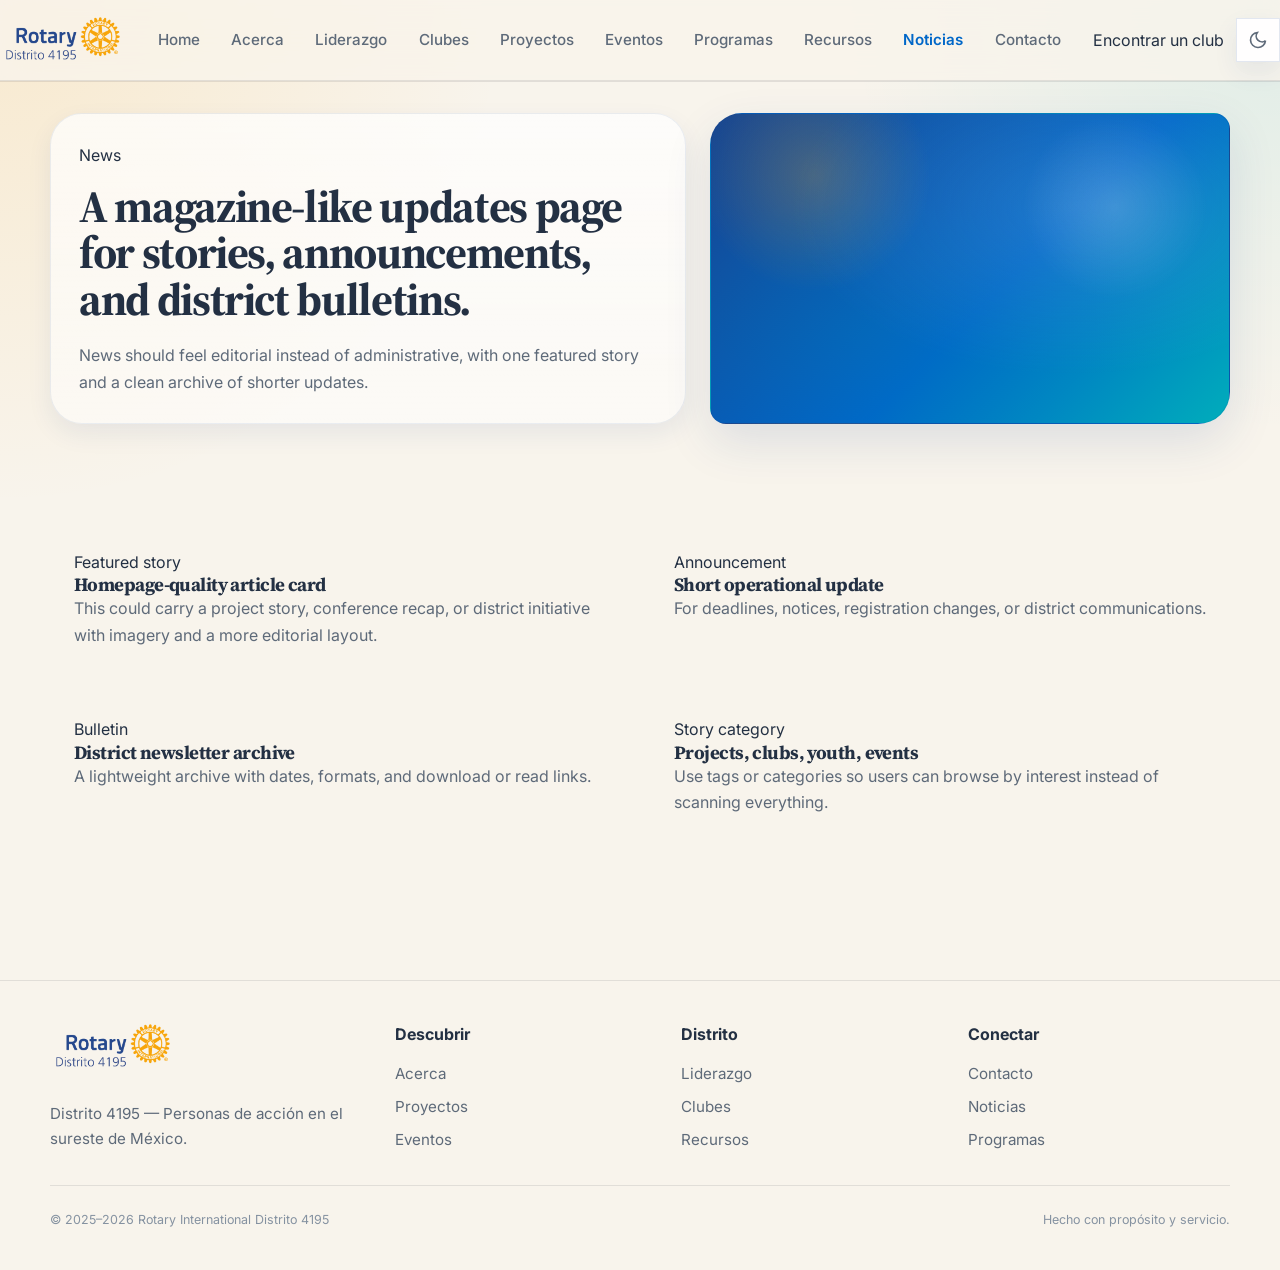
<file: pages/news.html>
<!DOCTYPE html>
<html lang="en" data-theme="light">
<head>
  <meta charset="UTF-8" />
  <meta name="viewport" content="width=device-width, initial-scale=1.0" />
  <title>Noticias — Rotary Distrito 4195</title>
  <meta name="description" content="Rotary International Distrito 4195 — Sureste de México. Personas de acción." />
  <link rel="preconnect" href="https://fonts.googleapis.com">
  <link rel="preconnect" href="https://fonts.gstatic.com" crossorigin>
  <link href="https://fonts.googleapis.com/css2?family=Source+Serif+4:opsz,wght@8..60,400;8..60,500;8..60,700&family=Inter:wght@400;500;600;700&display=swap" rel="stylesheet">
  <link rel="stylesheet" href="../assets/css/base.css" />
  <link rel="stylesheet" href="../assets/css/components.css" />
  <link rel="stylesheet" href="../assets/css/pages.css" />
  <link rel="stylesheet" href="../assets/css/responsive.css" />
</head>
<body>
  <a href="#main-content" class="sr-only">Skip to content</a>
  <header class="site-header">
  <div class="header-inner">
    <a class="brand" href="../index.html">
      <img class="brand-logo" src="../assets/images/branding/Rotary_Logo_ES21.png"
           alt="Rotary Distrito 4195" height="52" loading="eager" />
    </a>
    <nav class="desktop-nav" aria-label="Primary">
      <a class="nav-link" href="../index.html">Home</a>
      <a class="nav-link" href="../pages/about.html">Acerca</a>
      <a class="nav-link" href="../pages/leadership.html">Liderazgo</a>
      <a class="nav-link" href="../pages/clubs.html">Clubes</a>
      <a class="nav-link" href="../pages/projects.html">Proyectos</a>
      <a class="nav-link" href="../pages/events.html">Eventos</a>
      <a class="nav-link" href="../pages/programs.html">Programas</a>
      <a class="nav-link" href="../pages/resources.html">Recursos</a>
      <a class="nav-link" href="../pages/news.html" aria-current="page">Noticias</a>
      <a class="nav-link" href="../pages/contact.html">Contacto</a>
    </nav>
    <div class="header-actions">
      <a class="cta-button" href="../pages/clubs.html">Encontrar un club</a>
      <button class="theme-toggle" type="button" aria-label="Cambiar tema" data-theme-toggle></button>
      <button class="menu-toggle" type="button" aria-label="Abrir menú" aria-expanded="false" data-menu-toggle>
        <svg width="20" height="20" viewBox="0 0 24 24" fill="none" stroke="currentColor" stroke-width="2" aria-hidden="true"><path d="M3 6h18M3 12h18M3 18h18"></path></svg>
      </button>
    </div>
  </div>
  <div class="mobile-panel" data-mobile-panel>
    <div class="header-inner mobile-nav" aria-label="Menú móvil">
      <a href="../index.html">Home</a>
      <a href="../pages/about.html">Acerca</a>
      <a href="../pages/leadership.html">Liderazgo</a>
      <a href="../pages/clubs.html">Clubes</a>
      <a href="../pages/projects.html">Proyectos</a>
      <a href="../pages/events.html">Eventos</a>
      <a href="../pages/programs.html">Programas</a>
      <a href="../pages/resources.html">Recursos</a>
      <a href="../pages/news.html">Noticias</a>
      <a href="../pages/contact.html">Contacto</a>
    </div>
  </div>
</header>
  <main id="main-content"><section class="page-hero"><div class="container page-hero-shell"><div><span class="eyebrow">News</span><h1>A magazine-like updates page for stories, announcements, and district bulletins.</h1><p>News should feel editorial instead of administrative, with one featured story and a clean archive of shorter updates.</p></div><div class="page-banner" aria-hidden="true"></div></div></section><section><div class="container grid-2"><article class="surface-card card-pad news-card"><span class="meta">Featured story</span><h3>Homepage-quality article card</h3><p>This could carry a project story, conference recap, or district initiative with imagery and a more editorial layout.</p></article><article class="surface-card card-pad news-card"><span class="meta">Announcement</span><h3>Short operational update</h3><p>For deadlines, notices, registration changes, or district communications.</p></article><article class="surface-card card-pad news-card"><span class="meta">Bulletin</span><h3>District newsletter archive</h3><p>A lightweight archive with dates, formats, and download or read links.</p></article><article class="surface-card card-pad news-card"><span class="meta">Story category</span><h3>Projects, clubs, youth, events</h3><p>Use tags or categories so users can browse by interest instead of scanning everything.</p></article></div></section></main>
  <footer class="footer">
  <div class="container footer-grid">
    <div>
      <a class="brand" href="../index.html" style="margin-bottom: var(--space-4); display:inline-flex;">
        <img class="brand-logo" src="../assets/images/branding/Rotary_Logo_ES21.png"
             alt="Rotary Distrito 4195" height="48" loading="lazy" />
      </a>
      <p style="margin-top: var(--space-3);">Distrito 4195 — Personas de acción en el sureste de México.</p>
    </div>
    <div>
      <strong style="display:block; margin-bottom:0.85rem; color:var(--color-text);">Descubrir</strong>
      <ul class="footer-links">
        <li><a href="../pages/about.html">Acerca</a></li>
        <li><a href="../pages/projects.html">Proyectos</a></li>
        <li><a href="../pages/events.html">Eventos</a></li>
      </ul>
    </div>
    <div>
      <strong style="display:block; margin-bottom:0.85rem; color:var(--color-text);">Distrito</strong>
      <ul class="footer-links">
        <li><a href="../pages/leadership.html">Liderazgo</a></li>
        <li><a href="../pages/clubs.html">Clubes</a></li>
        <li><a href="../pages/resources.html">Recursos</a></li>
      </ul>
    </div>
    <div>
      <strong style="display:block; margin-bottom:0.85rem; color:var(--color-text);">Conectar</strong>
      <ul class="footer-links">
        <li><a href="../pages/contact.html">Contacto</a></li>
        <li><a href="../pages/news.html">Noticias</a></li>
        <li><a href="../pages/programs.html">Programas</a></li>
      </ul>
    </div>
  </div>
  <div class="container footer-bottom">
    <span>© 2025–2026 Rotary International Distrito 4195</span>
    <span>Hecho con propósito y servicio.</span>
  </div>
</footer>
  <script src="../assets/js/main.js" defer></script>
</body>
</html>
</file>
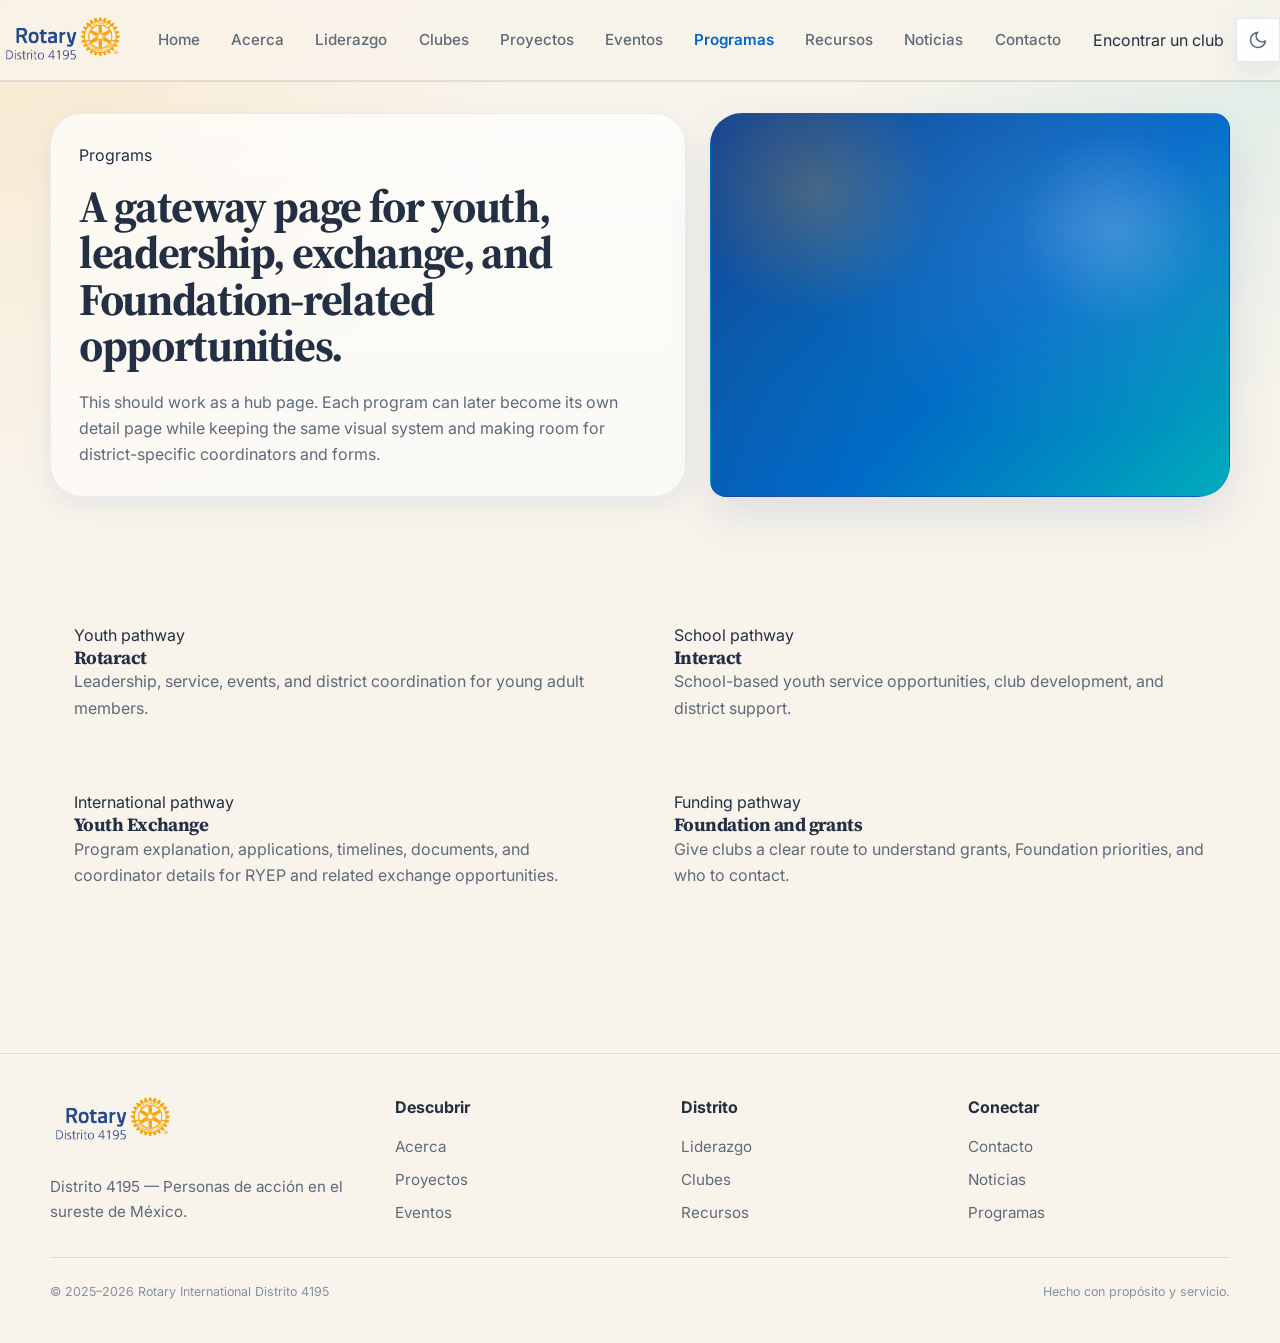
<file: pages/programs.html>
<!DOCTYPE html>
<html lang="en" data-theme="light">
<head>
  <meta charset="UTF-8" />
  <meta name="viewport" content="width=device-width, initial-scale=1.0" />
  <title>Programas — Rotary Distrito 4195</title>
  <meta name="description" content="Rotary International Distrito 4195 — Sureste de México. Personas de acción." />
  <link rel="preconnect" href="https://fonts.googleapis.com">
  <link rel="preconnect" href="https://fonts.gstatic.com" crossorigin>
  <link href="https://fonts.googleapis.com/css2?family=Source+Serif+4:opsz,wght@8..60,400;8..60,500;8..60,700&family=Inter:wght@400;500;600;700&display=swap" rel="stylesheet">
  <link rel="stylesheet" href="../assets/css/base.css" />
  <link rel="stylesheet" href="../assets/css/components.css" />
  <link rel="stylesheet" href="../assets/css/pages.css" />
  <link rel="stylesheet" href="../assets/css/responsive.css" />
</head>
<body>
  <a href="#main-content" class="sr-only">Skip to content</a>
  <header class="site-header">
  <div class="header-inner">
    <a class="brand" href="../index.html">
      <img class="brand-logo" src="../assets/images/branding/Rotary_Logo_ES21.png"
           alt="Rotary Distrito 4195" height="52" loading="eager" />
    </a>
    <nav class="desktop-nav" aria-label="Primary">
      <a class="nav-link" href="../index.html">Home</a>
      <a class="nav-link" href="../pages/about.html">Acerca</a>
      <a class="nav-link" href="../pages/leadership.html">Liderazgo</a>
      <a class="nav-link" href="../pages/clubs.html">Clubes</a>
      <a class="nav-link" href="../pages/projects.html">Proyectos</a>
      <a class="nav-link" href="../pages/events.html">Eventos</a>
      <a class="nav-link" href="../pages/programs.html" aria-current="page">Programas</a>
      <a class="nav-link" href="../pages/resources.html">Recursos</a>
      <a class="nav-link" href="../pages/news.html">Noticias</a>
      <a class="nav-link" href="../pages/contact.html">Contacto</a>
    </nav>
    <div class="header-actions">
      <a class="cta-button" href="../pages/clubs.html">Encontrar un club</a>
      <button class="theme-toggle" type="button" aria-label="Cambiar tema" data-theme-toggle></button>
      <button class="menu-toggle" type="button" aria-label="Abrir menú" aria-expanded="false" data-menu-toggle>
        <svg width="20" height="20" viewBox="0 0 24 24" fill="none" stroke="currentColor" stroke-width="2" aria-hidden="true"><path d="M3 6h18M3 12h18M3 18h18"></path></svg>
      </button>
    </div>
  </div>
  <div class="mobile-panel" data-mobile-panel>
    <div class="header-inner mobile-nav" aria-label="Menú móvil">
      <a href="../index.html">Home</a>
      <a href="../pages/about.html">Acerca</a>
      <a href="../pages/leadership.html">Liderazgo</a>
      <a href="../pages/clubs.html">Clubes</a>
      <a href="../pages/projects.html">Proyectos</a>
      <a href="../pages/events.html">Eventos</a>
      <a href="../pages/programs.html">Programas</a>
      <a href="../pages/resources.html">Recursos</a>
      <a href="../pages/news.html">Noticias</a>
      <a href="../pages/contact.html">Contacto</a>
    </div>
  </div>
</header>
  <main id="main-content"><section class="page-hero"><div class="container page-hero-shell"><div><span class="eyebrow">Programs</span><h1>A gateway page for youth, leadership, exchange, and Foundation-related opportunities.</h1><p>This should work as a hub page. Each program can later become its own detail page while keeping the same visual system and making room for district-specific coordinators and forms.</p></div><div class="page-banner" aria-hidden="true"></div></div></section><section><div class="container grid-2"><article class="surface-card card-pad program-card"><span class="meta">Youth pathway</span><h3>Rotaract</h3><p>Leadership, service, events, and district coordination for young adult members.</p></article><article class="surface-card card-pad program-card"><span class="meta">School pathway</span><h3>Interact</h3><p>School-based youth service opportunities, club development, and district support.</p></article><article class="surface-card card-pad program-card"><span class="meta">International pathway</span><h3>Youth Exchange</h3><p>Program explanation, applications, timelines, documents, and coordinator details for RYEP and related exchange opportunities.</p></article><article class="surface-card card-pad program-card"><span class="meta">Funding pathway</span><h3>Foundation and grants</h3><p>Give clubs a clear route to understand grants, Foundation priorities, and who to contact.</p></article></div></section></main>
  <footer class="footer">
  <div class="container footer-grid">
    <div>
      <a class="brand" href="../index.html" style="margin-bottom: var(--space-4); display:inline-flex;">
        <img class="brand-logo" src="../assets/images/branding/Rotary_Logo_ES21.png"
             alt="Rotary Distrito 4195" height="48" loading="lazy" />
      </a>
      <p style="margin-top: var(--space-3);">Distrito 4195 — Personas de acción en el sureste de México.</p>
    </div>
    <div>
      <strong style="display:block; margin-bottom:0.85rem; color:var(--color-text);">Descubrir</strong>
      <ul class="footer-links">
        <li><a href="../pages/about.html">Acerca</a></li>
        <li><a href="../pages/projects.html">Proyectos</a></li>
        <li><a href="../pages/events.html">Eventos</a></li>
      </ul>
    </div>
    <div>
      <strong style="display:block; margin-bottom:0.85rem; color:var(--color-text);">Distrito</strong>
      <ul class="footer-links">
        <li><a href="../pages/leadership.html">Liderazgo</a></li>
        <li><a href="../pages/clubs.html">Clubes</a></li>
        <li><a href="../pages/resources.html">Recursos</a></li>
      </ul>
    </div>
    <div>
      <strong style="display:block; margin-bottom:0.85rem; color:var(--color-text);">Conectar</strong>
      <ul class="footer-links">
        <li><a href="../pages/contact.html">Contacto</a></li>
        <li><a href="../pages/news.html">Noticias</a></li>
        <li><a href="../pages/programs.html">Programas</a></li>
      </ul>
    </div>
  </div>
  <div class="container footer-bottom">
    <span>© 2025–2026 Rotary International Distrito 4195</span>
    <span>Hecho con propósito y servicio.</span>
  </div>
</footer>
  <script src="../assets/js/main.js" defer></script>
</body>
</html>
</file>
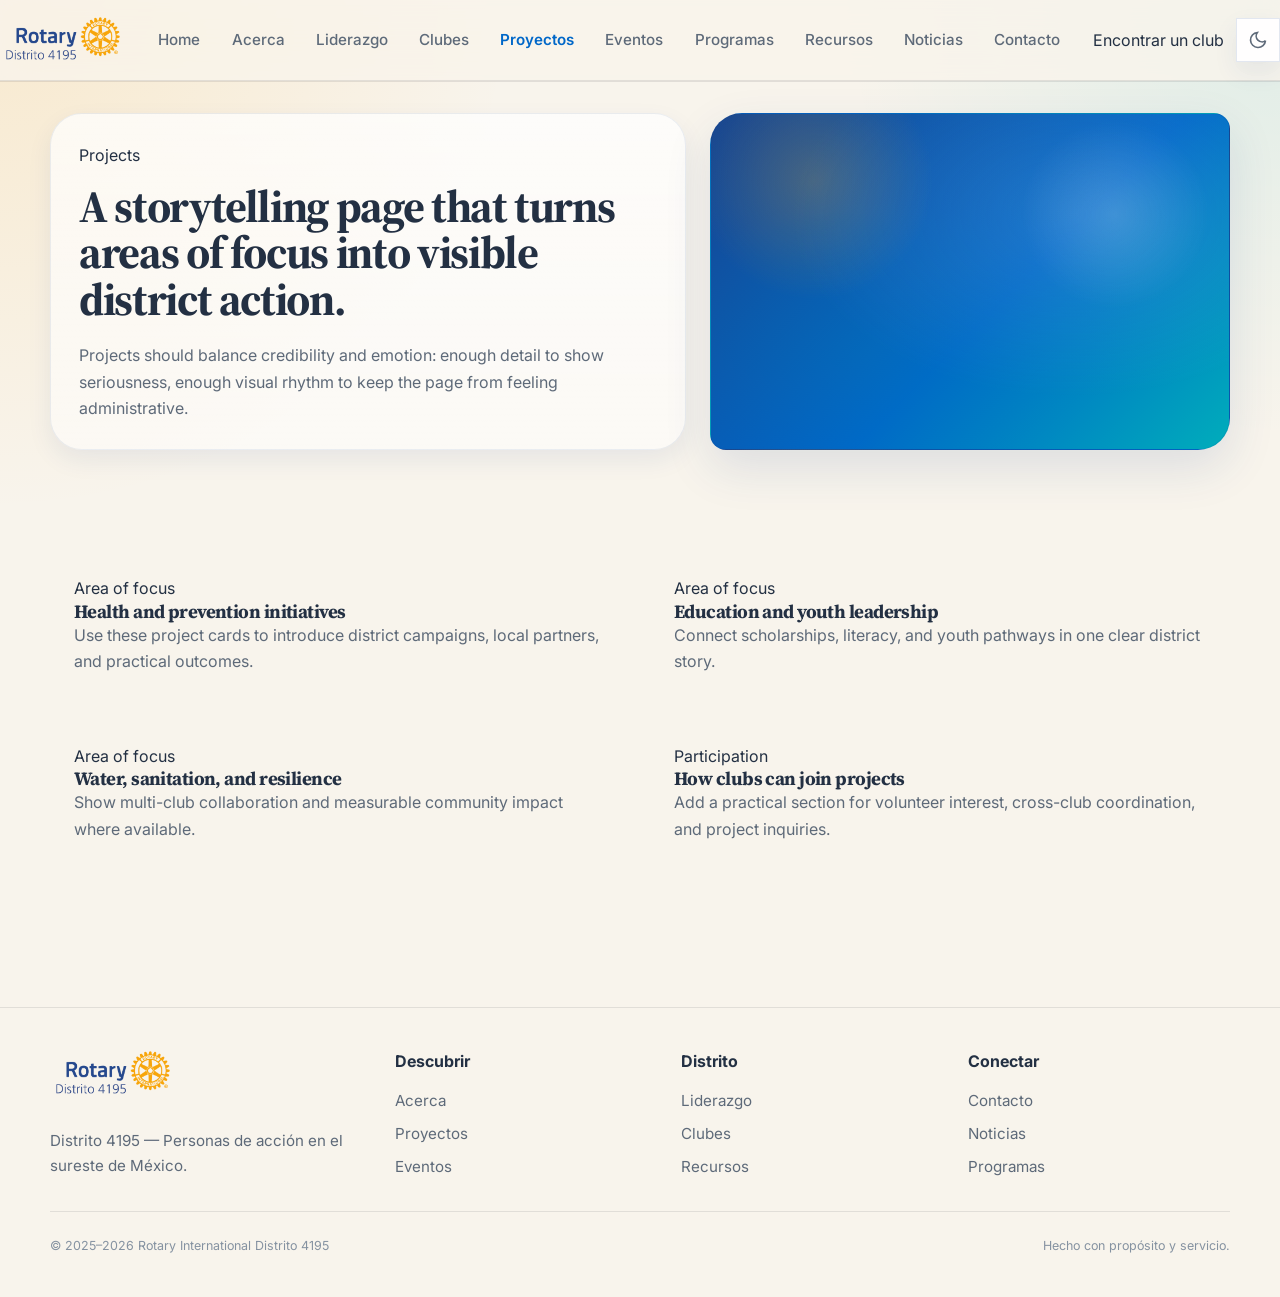
<file: pages/projects.html>
<!DOCTYPE html>
<html lang="en" data-theme="light">
<head>
  <meta charset="UTF-8" />
  <meta name="viewport" content="width=device-width, initial-scale=1.0" />
  <title>Proyectos — Rotary Distrito 4195</title>
  <meta name="description" content="Rotary International Distrito 4195 — Sureste de México. Personas de acción." />
  <link rel="preconnect" href="https://fonts.googleapis.com">
  <link rel="preconnect" href="https://fonts.gstatic.com" crossorigin>
  <link href="https://fonts.googleapis.com/css2?family=Source+Serif+4:opsz,wght@8..60,400;8..60,500;8..60,700&family=Inter:wght@400;500;600;700&display=swap" rel="stylesheet">
  <link rel="stylesheet" href="../assets/css/base.css" />
  <link rel="stylesheet" href="../assets/css/components.css" />
  <link rel="stylesheet" href="../assets/css/pages.css" />
  <link rel="stylesheet" href="../assets/css/responsive.css" />
</head>
<body>
  <a href="#main-content" class="sr-only">Skip to content</a>
  <header class="site-header">
  <div class="header-inner">
    <a class="brand" href="../index.html">
      <img class="brand-logo" src="../assets/images/branding/Rotary_Logo_ES21.png"
           alt="Rotary Distrito 4195" height="52" loading="eager" />
    </a>
    <nav class="desktop-nav" aria-label="Primary">
      <a class="nav-link" href="../index.html">Home</a>
      <a class="nav-link" href="../pages/about.html">Acerca</a>
      <a class="nav-link" href="../pages/leadership.html">Liderazgo</a>
      <a class="nav-link" href="../pages/clubs.html">Clubes</a>
      <a class="nav-link" href="../pages/projects.html" aria-current="page">Proyectos</a>
      <a class="nav-link" href="../pages/events.html">Eventos</a>
      <a class="nav-link" href="../pages/programs.html">Programas</a>
      <a class="nav-link" href="../pages/resources.html">Recursos</a>
      <a class="nav-link" href="../pages/news.html">Noticias</a>
      <a class="nav-link" href="../pages/contact.html">Contacto</a>
    </nav>
    <div class="header-actions">
      <a class="cta-button" href="../pages/clubs.html">Encontrar un club</a>
      <button class="theme-toggle" type="button" aria-label="Cambiar tema" data-theme-toggle></button>
      <button class="menu-toggle" type="button" aria-label="Abrir menú" aria-expanded="false" data-menu-toggle>
        <svg width="20" height="20" viewBox="0 0 24 24" fill="none" stroke="currentColor" stroke-width="2" aria-hidden="true"><path d="M3 6h18M3 12h18M3 18h18"></path></svg>
      </button>
    </div>
  </div>
  <div class="mobile-panel" data-mobile-panel>
    <div class="header-inner mobile-nav" aria-label="Menú móvil">
      <a href="../index.html">Home</a>
      <a href="../pages/about.html">Acerca</a>
      <a href="../pages/leadership.html">Liderazgo</a>
      <a href="../pages/clubs.html">Clubes</a>
      <a href="../pages/projects.html">Proyectos</a>
      <a href="../pages/events.html">Eventos</a>
      <a href="../pages/programs.html">Programas</a>
      <a href="../pages/resources.html">Recursos</a>
      <a href="../pages/news.html">Noticias</a>
      <a href="../pages/contact.html">Contacto</a>
    </div>
  </div>
</header>
  <main id="main-content"><section class="page-hero"><div class="container page-hero-shell"><div><span class="eyebrow">Projects</span><h1>A storytelling page that turns areas of focus into visible district action.</h1><p>Projects should balance credibility and emotion: enough detail to show seriousness, enough visual rhythm to keep the page from feeling administrative.</p></div><div class="page-banner" aria-hidden="true"></div></div></section><section><div class="container grid-2"><article class="surface-card card-pad story-card"><span class="meta">Area of focus</span><h3>Health and prevention initiatives</h3><p>Use these project cards to introduce district campaigns, local partners, and practical outcomes.</p></article><article class="surface-card card-pad story-card"><span class="meta">Area of focus</span><h3>Education and youth leadership</h3><p>Connect scholarships, literacy, and youth pathways in one clear district story.</p></article><article class="surface-card card-pad story-card"><span class="meta">Area of focus</span><h3>Water, sanitation, and resilience</h3><p>Show multi-club collaboration and measurable community impact where available.</p></article><article class="surface-card card-pad story-card"><span class="meta">Participation</span><h3>How clubs can join projects</h3><p>Add a practical section for volunteer interest, cross-club coordination, and project inquiries.</p></article></div></section></main>
  <footer class="footer">
  <div class="container footer-grid">
    <div>
      <a class="brand" href="../index.html" style="margin-bottom: var(--space-4); display:inline-flex;">
        <img class="brand-logo" src="../assets/images/branding/Rotary_Logo_ES21.png"
             alt="Rotary Distrito 4195" height="48" loading="lazy" />
      </a>
      <p style="margin-top: var(--space-3);">Distrito 4195 — Personas de acción en el sureste de México.</p>
    </div>
    <div>
      <strong style="display:block; margin-bottom:0.85rem; color:var(--color-text);">Descubrir</strong>
      <ul class="footer-links">
        <li><a href="../pages/about.html">Acerca</a></li>
        <li><a href="../pages/projects.html">Proyectos</a></li>
        <li><a href="../pages/events.html">Eventos</a></li>
      </ul>
    </div>
    <div>
      <strong style="display:block; margin-bottom:0.85rem; color:var(--color-text);">Distrito</strong>
      <ul class="footer-links">
        <li><a href="../pages/leadership.html">Liderazgo</a></li>
        <li><a href="../pages/clubs.html">Clubes</a></li>
        <li><a href="../pages/resources.html">Recursos</a></li>
      </ul>
    </div>
    <div>
      <strong style="display:block; margin-bottom:0.85rem; color:var(--color-text);">Conectar</strong>
      <ul class="footer-links">
        <li><a href="../pages/contact.html">Contacto</a></li>
        <li><a href="../pages/news.html">Noticias</a></li>
        <li><a href="../pages/programs.html">Programas</a></li>
      </ul>
    </div>
  </div>
  <div class="container footer-bottom">
    <span>© 2025–2026 Rotary International Distrito 4195</span>
    <span>Hecho con propósito y servicio.</span>
  </div>
</footer>
  <script src="../assets/js/main.js" defer></script>
</body>
</html>
</file>
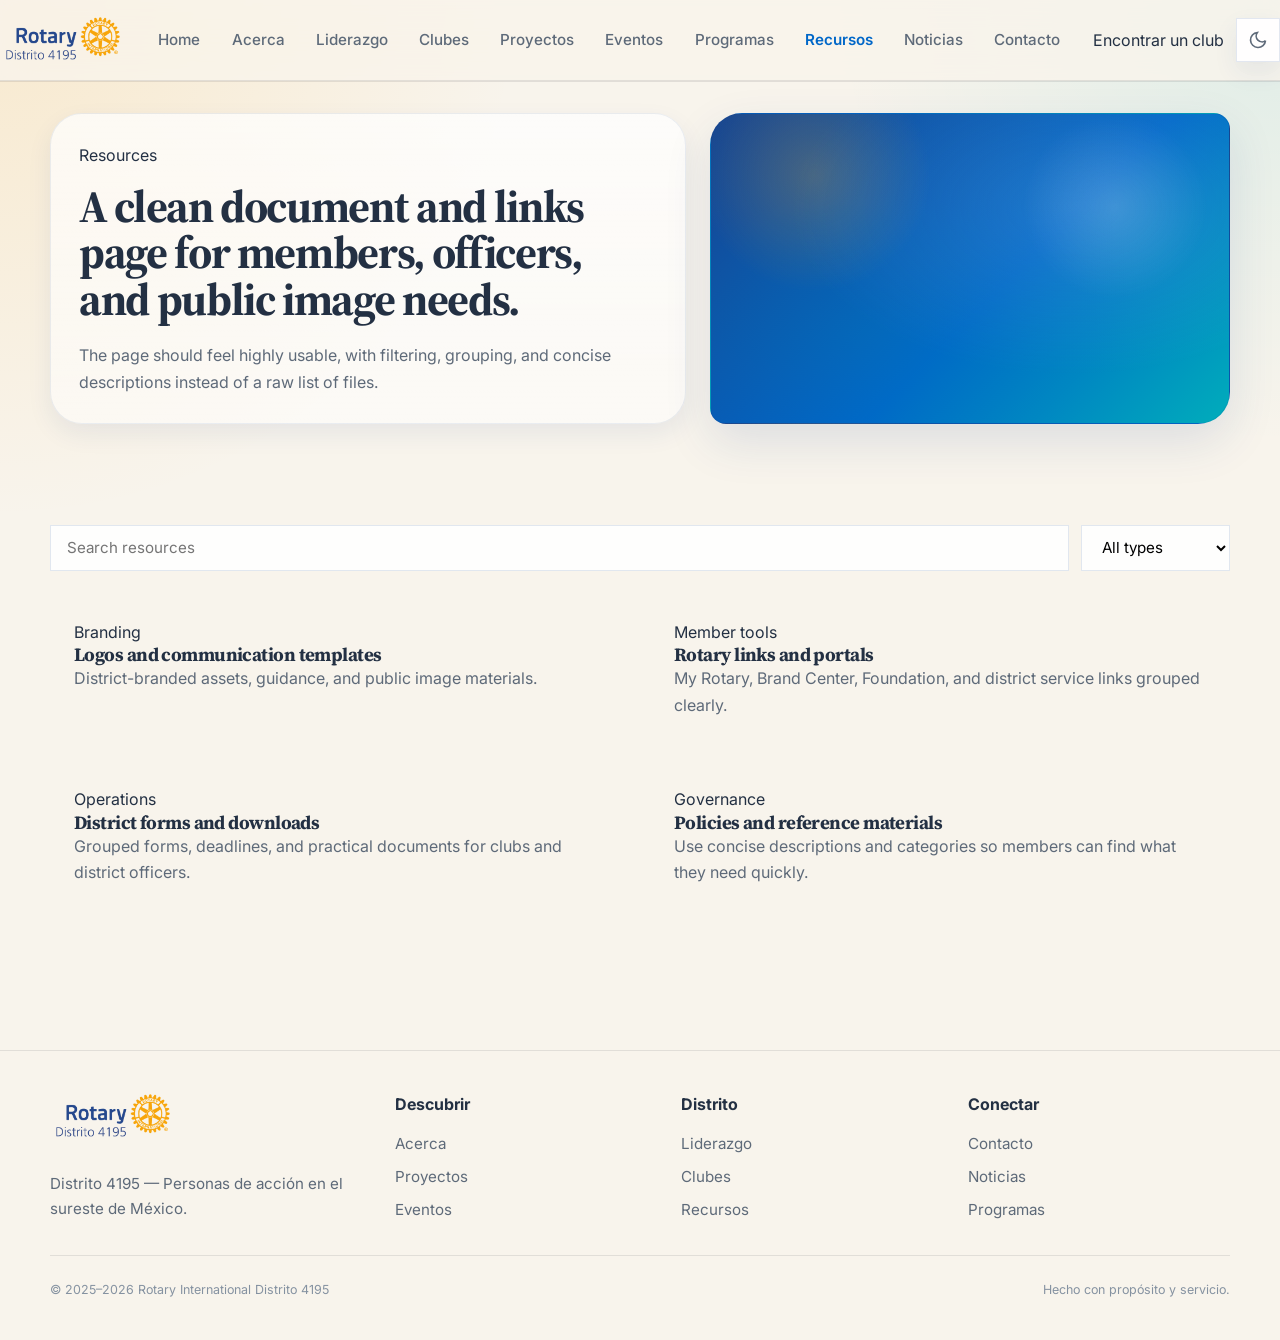
<file: pages/resources.html>
<!DOCTYPE html>
<html lang="en" data-theme="light">
<head>
  <meta charset="UTF-8" />
  <meta name="viewport" content="width=device-width, initial-scale=1.0" />
  <title>Recursos — Rotary Distrito 4195</title>
  <meta name="description" content="Rotary International Distrito 4195 — Sureste de México. Personas de acción." />
  <link rel="preconnect" href="https://fonts.googleapis.com">
  <link rel="preconnect" href="https://fonts.gstatic.com" crossorigin>
  <link href="https://fonts.googleapis.com/css2?family=Source+Serif+4:opsz,wght@8..60,400;8..60,500;8..60,700&family=Inter:wght@400;500;600;700&display=swap" rel="stylesheet">
  <link rel="stylesheet" href="../assets/css/base.css" />
  <link rel="stylesheet" href="../assets/css/components.css" />
  <link rel="stylesheet" href="../assets/css/pages.css" />
  <link rel="stylesheet" href="../assets/css/responsive.css" />
</head>
<body>
  <a href="#main-content" class="sr-only">Skip to content</a>
  <header class="site-header">
  <div class="header-inner">
    <a class="brand" href="../index.html">
      <img class="brand-logo" src="../assets/images/branding/Rotary_Logo_ES21.png"
           alt="Rotary Distrito 4195" height="52" loading="eager" />
    </a>
    <nav class="desktop-nav" aria-label="Primary">
      <a class="nav-link" href="../index.html">Home</a>
      <a class="nav-link" href="../pages/about.html">Acerca</a>
      <a class="nav-link" href="../pages/leadership.html">Liderazgo</a>
      <a class="nav-link" href="../pages/clubs.html">Clubes</a>
      <a class="nav-link" href="../pages/projects.html">Proyectos</a>
      <a class="nav-link" href="../pages/events.html">Eventos</a>
      <a class="nav-link" href="../pages/programs.html">Programas</a>
      <a class="nav-link" href="../pages/resources.html" aria-current="page">Recursos</a>
      <a class="nav-link" href="../pages/news.html">Noticias</a>
      <a class="nav-link" href="../pages/contact.html">Contacto</a>
    </nav>
    <div class="header-actions">
      <a class="cta-button" href="../pages/clubs.html">Encontrar un club</a>
      <button class="theme-toggle" type="button" aria-label="Cambiar tema" data-theme-toggle></button>
      <button class="menu-toggle" type="button" aria-label="Abrir menú" aria-expanded="false" data-menu-toggle>
        <svg width="20" height="20" viewBox="0 0 24 24" fill="none" stroke="currentColor" stroke-width="2" aria-hidden="true"><path d="M3 6h18M3 12h18M3 18h18"></path></svg>
      </button>
    </div>
  </div>
  <div class="mobile-panel" data-mobile-panel>
    <div class="header-inner mobile-nav" aria-label="Menú móvil">
      <a href="../index.html">Home</a>
      <a href="../pages/about.html">Acerca</a>
      <a href="../pages/leadership.html">Liderazgo</a>
      <a href="../pages/clubs.html">Clubes</a>
      <a href="../pages/projects.html">Proyectos</a>
      <a href="../pages/events.html">Eventos</a>
      <a href="../pages/programs.html">Programas</a>
      <a href="../pages/resources.html">Recursos</a>
      <a href="../pages/news.html">Noticias</a>
      <a href="../pages/contact.html">Contacto</a>
    </div>
  </div>
</header>
  <main id="main-content"><section class="page-hero"><div class="container page-hero-shell"><div><span class="eyebrow">Resources</span><h1>A clean document and links page for members, officers, and public image needs.</h1><p>The page should feel highly usable, with filtering, grouping, and concise descriptions instead of a raw list of files.</p></div><div class="page-banner" aria-hidden="true"></div></div></section><section><div class="container"><div class="toolbar"><input class="toolbar-input" type="search" placeholder="Search resources" aria-label="Search resources"><select class="toolbar-select" aria-label="Filter resource type"><option>All types</option><option>Forms</option><option>Branding</option><option>Governance</option><option>External links</option></select></div><div class="grid-2"><article class="surface-card card-pad resource-card"><span class="meta">Branding</span><h3>Logos and communication templates</h3><p>District-branded assets, guidance, and public image materials.</p></article><article class="surface-card card-pad resource-card"><span class="meta">Member tools</span><h3>Rotary links and portals</h3><p>My Rotary, Brand Center, Foundation, and district service links grouped clearly.</p></article><article class="surface-card card-pad resource-card"><span class="meta">Operations</span><h3>District forms and downloads</h3><p>Grouped forms, deadlines, and practical documents for clubs and district officers.</p></article><article class="surface-card card-pad resource-card"><span class="meta">Governance</span><h3>Policies and reference materials</h3><p>Use concise descriptions and categories so members can find what they need quickly.</p></article></div></div></section></main>
  <footer class="footer">
  <div class="container footer-grid">
    <div>
      <a class="brand" href="../index.html" style="margin-bottom: var(--space-4); display:inline-flex;">
        <img class="brand-logo" src="../assets/images/branding/Rotary_Logo_ES21.png"
             alt="Rotary Distrito 4195" height="48" loading="lazy" />
      </a>
      <p style="margin-top: var(--space-3);">Distrito 4195 — Personas de acción en el sureste de México.</p>
    </div>
    <div>
      <strong style="display:block; margin-bottom:0.85rem; color:var(--color-text);">Descubrir</strong>
      <ul class="footer-links">
        <li><a href="../pages/about.html">Acerca</a></li>
        <li><a href="../pages/projects.html">Proyectos</a></li>
        <li><a href="../pages/events.html">Eventos</a></li>
      </ul>
    </div>
    <div>
      <strong style="display:block; margin-bottom:0.85rem; color:var(--color-text);">Distrito</strong>
      <ul class="footer-links">
        <li><a href="../pages/leadership.html">Liderazgo</a></li>
        <li><a href="../pages/clubs.html">Clubes</a></li>
        <li><a href="../pages/resources.html">Recursos</a></li>
      </ul>
    </div>
    <div>
      <strong style="display:block; margin-bottom:0.85rem; color:var(--color-text);">Conectar</strong>
      <ul class="footer-links">
        <li><a href="../pages/contact.html">Contacto</a></li>
        <li><a href="../pages/news.html">Noticias</a></li>
        <li><a href="../pages/programs.html">Programas</a></li>
      </ul>
    </div>
  </div>
  <div class="container footer-bottom">
    <span>© 2025–2026 Rotary International Distrito 4195</span>
    <span>Hecho con propósito y servicio.</span>
  </div>
</footer>
  <script src="../assets/js/main.js" defer></script>
</body>
</html>
</file>
<file: assets/css/base.css>
:root {
  --font-body: 'Inter', sans-serif;
  --font-display: 'Source Serif 4', serif;

  --text-xs: 0.78rem;
  --text-sm: 0.95rem;
  --text-base: 1rem;
  --text-lg: clamp(1.15rem, 1.05rem + 0.35vw, 1.35rem);
  --text-xl: clamp(1.65rem, 1.25rem + 1vw, 2.4rem);
  --text-2xl: clamp(2.5rem, 2rem + 2vw, 4.5rem);

  --space-1: 0.25rem;
  --space-2: 0.5rem;
  --space-3: 0.75rem;
  --space-4: 1rem;
  --space-5: 1.25rem;
  --space-6: 1.5rem;
  --space-8: 2rem;
  --space-10: 2.5rem;
  --space-12: 3rem;
  --space-16: 4rem;
  --space-20: 5rem;
  --space-24: 6rem;

  --color-azure: #0067c8;
  --color-sky: #00a2e0;
  --color-royal: #17458f;
  --color-gold: #f7a81b;
  --color-turquoise: #00adbb;
  --color-orange: #ff7600;
  --color-slate: #657f99;
  --color-mist: #9ba4b4;
  --color-charcoal: #54565a;
  --color-cloud: #d6d1ca;
  --color-platinum: #bfb7b0;
  --color-ice: #f3f8fc;
  --color-sand: #f8f4ec;

  --color-bg: #f8f4ec;
  --color-surface: rgba(255, 255, 255, 0.9);
  --color-surface-2: #eef6fb;
  --color-surface-3: #fff9ef;
  --color-border: rgba(23, 69, 143, 0.12);
  --color-divider: rgba(84, 86, 90, 0.14);
  --color-text: #233043;
  --color-text-muted: #5e6a79;
  --color-text-faint: #8592a1;
  --color-primary: #0067c8;
  --color-primary-hover: #17458f;
  --color-primary-soft: rgba(0, 103, 200, 0.1);
  --color-accent: #f7a81b;
  --color-accent-soft: rgba(247, 168, 27, 0.16);
  --color-highlight: #00adbb;
  --gradient-hero: linear-gradient(135deg, #17458f 0%, #0067c8 45%, #00a2e0 100%);
  --gradient-warm: linear-gradient(135deg, rgba(247, 168, 27, 0.24), rgba(255, 118, 0, 0.16));

  --radius-sm: 0.65rem;
  --radius-md: 1rem;
  --radius-lg: 1.5rem;
  --radius-xl: 2rem;
  --radius-pill: 999px;

  --shadow-sm: 0 10px 24px rgba(23, 69, 143, 0.08);
  --shadow-md: 0 18px 48px rgba(23, 69, 143, 0.12);
  --shadow-lg: 0 28px 72px rgba(23, 69, 143, 0.16);

  --content-width: min(1180px, calc(100% - 2rem));
  --transition: 220ms cubic-bezier(0.16, 1, 0.3, 1);
}

[data-theme="dark"] {
  --color-bg: #0f1f38;
  --color-surface: rgba(18, 38, 67, 0.88);
  --color-surface-2: #11294a;
  --color-surface-3: #1d355c;
  --color-border: rgba(185, 217, 235, 0.16);
  --color-divider: rgba(214, 209, 202, 0.16);
  --color-text: #eef5fb;
  --color-text-muted: #c5d4e2;
  --color-text-faint: #91a6bc;
  --color-primary: #49b6f1;
  --color-primary-hover: #8cd5fb;
  --color-primary-soft: rgba(73, 182, 241, 0.16);
  --color-accent: #f7a81b;
  --color-accent-soft: rgba(247, 168, 27, 0.18);
  --color-highlight: #54d1d6;
  --gradient-hero: linear-gradient(135deg, #17458f 0%, #0067c8 45%, #00adbb 100%);
  --gradient-warm: linear-gradient(135deg, rgba(247, 168, 27, 0.24), rgba(0, 173, 187, 0.16));
  --shadow-sm: 0 12px 30px rgba(0, 0, 0, 0.22);
  --shadow-md: 0 24px 56px rgba(0, 0, 0, 0.28);
  --shadow-lg: 0 36px 84px rgba(0, 0, 0, 0.34);
}

* , *::before, *::after { box-sizing: border-box; }
html { scroll-behavior: smooth; }
body {
  margin: 0;
  min-height: 100vh;
  font-family: var(--font-body);
  font-size: var(--text-base);
  line-height: 1.65;
  color: var(--color-text);
  background:
    radial-gradient(circle at top left, rgba(247, 168, 27, 0.14), transparent 28%),
    radial-gradient(circle at top right, rgba(0, 173, 187, 0.1), transparent 24%),
    var(--color-bg);
}
img, svg, video { display: block; max-width: 100%; height: auto; }
a { color: inherit; text-decoration: none; }
button, input, textarea, select { font: inherit; }
button { cursor: pointer; }
h1, h2, h3, h4 { margin: 0; font-family: var(--font-display); line-height: 1.08; letter-spacing: -0.03em; }
p { margin: 0; color: var(--color-text-muted); }
ul { margin: 0; padding: 0; list-style: none; }
strong { color: var(--color-text); }
::selection { background: rgba(0, 103, 200, 0.18); }
:focus-visible {
  outline: 3px solid rgba(0, 162, 224, 0.55);
  outline-offset: 3px;
  border-radius: 0.4rem;
}
.container {
  width: var(--content-width);
  margin-inline: auto;
}
section {
  padding: clamp(3.5rem, 5vw, 5.5rem) 0;
}
.sr-only {
  position: absolute;
  width: 1px;
  height: 1px;
  padding: 0;
  margin: -1px;
  overflow: hidden;
  clip: rect(0, 0, 0, 0);
  white-space: nowrap;
  border: 0;
}
</file>
<file: assets/css/components.css>
/* ─── HEADER ─────────────────────────────────────────── */
.site-header {
  position: sticky; top: 0; z-index: 40;
  backdrop-filter: blur(18px) saturate(1.6);
  -webkit-backdrop-filter: blur(18px) saturate(1.6);
  background: color-mix(in srgb, var(--color-bg) 86%, transparent);
  border-bottom: 1px solid var(--color-divider);
  box-shadow: 0 1px 0 var(--color-divider);
}
.header-inner {
  width: min(calc(100% - 2rem), var(--content-default));
  margin: 0 auto; display: flex; align-items: center; justify-content: space-between;
  min-height: 80px; gap: var(--space-4);
}

/* Logo replaces the old brand-mark + text combo */
.brand { display: inline-flex; align-items: center; min-width: 0; flex-shrink: 0; }
.brand-logo { height: 52px; width: auto; display: block; }

.desktop-nav { display: flex; align-items: center; gap: var(--space-1); flex-wrap: wrap; }
.nav-link {
  padding: 0.65rem 0.85rem; border-radius: var(--radius-full); font-size: var(--text-sm);
  color: var(--color-text-muted); font-weight: 500;
  transition: background var(--transition-interactive), color var(--transition-interactive);
}
.nav-link:hover { color: var(--color-primary); background: var(--color-primary-highlight); }
.nav-link[aria-current="page"] {
  color: var(--color-primary); background: var(--color-primary-highlight); font-weight: 600;
}
.header-actions { display: flex; align-items: center; gap: var(--space-3); flex-shrink: 0; }
.theme-toggle, .menu-toggle {
  width: 44px; height: 44px; border-radius: var(--radius-full);
  border: 1.5px solid var(--color-border); display: inline-flex; align-items: center;
  justify-content: center; background: var(--color-surface); box-shadow: var(--shadow-sm);
  color: var(--color-text-muted);
  transition: background var(--transition-interactive), color var(--transition-interactive), border-color var(--transition-interactive);
}
.theme-toggle:hover, .menu-toggle:hover { background: var(--color-primary-highlight); color: var(--color-primary); border-color: rgba(0,137,208,0.3); }
.mobile-panel { display: none; border-top: 1px solid var(--color-divider); background: var(--color-surface); }
.mobile-panel.open { display: block; }
.mobile-nav { padding: var(--space-4) 0 var(--space-6); display: grid; gap: var(--space-2); }
.mobile-nav a {
  padding: 0.9rem 1rem; border-radius: var(--radius-md); background: var(--color-surface-2);
  color: var(--color-text-muted); font-weight: 500;
  transition: background var(--transition-interactive), color var(--transition-interactive);
}
.mobile-nav a:hover { background: var(--color-primary-highlight); color: var(--color-primary); }

/* ─── HERO ────────────────────────────────────────────── */
.hero { padding: clamp(var(--space-12), 8vw, var(--space-24)) 0 var(--space-12); }
.hero-grid { display: grid; grid-template-columns: 1.35fr 0.95fr; align-items: stretch; gap: var(--space-8); }
.hero-copy h1 {
  font-family: var(--font-display); line-height: 1.03; letter-spacing: -0.03em; font-weight: 700;
  font-size: clamp(2.8rem, 6vw, 5.6rem); margin-top: var(--space-5); max-width: 12ch;
  background: linear-gradient(135deg, var(--color-secondary) 0%, var(--color-primary) 60%);
  -webkit-background-clip: text; -webkit-text-fill-color: transparent; background-clip: text;
}
.hero-copy p, .lede { margin-top: var(--space-5); max-width: 62ch; color: var(--color-text-muted); }
.hero-actions, .stack-actions, .subnav { display: flex; flex-wrap: wrap; gap: var(--space-3); margin-top: var(--space-6); }
.hero-panel {
  position: relative; overflow: hidden; border-radius: var(--radius-xl);
  background: linear-gradient(145deg, var(--rotary-royal-blue) 0%, #005BA0 45%, var(--rotary-azure) 100%);
  color: #fff; padding: var(--space-8); box-shadow: var(--shadow-lg);
  display: grid; gap: var(--space-6); align-content: space-between;
}
.hero-panel::before {
  content: ''; position: absolute; inset: 0; pointer-events: none;
  background: radial-gradient(ellipse at 80% 20%, rgba(133,192,233,0.18) 0%, transparent 60%),
              radial-gradient(ellipse at 20% 80%, rgba(0,161,167,0.12) 0%, transparent 50%);
}
.hero-metrics { display: grid; grid-template-columns: repeat(3, 1fr); gap: var(--space-3); }
.metric {
  padding: var(--space-4); border-radius: var(--radius-lg);
  background: rgba(255,255,255,0.12); border: 1px solid rgba(255,255,255,0.18);
  backdrop-filter: blur(6px);
}
.metric strong { display: block; font-size: var(--text-xl); font-family: var(--font-display); }
.metric span   { display: block; font-size: var(--text-xs); opacity: 0.84; }

/* ─── SECTIONS ────────────────────────────────────────── */
section { padding: clamp(var(--space-10), 6vw, var(--space-20)) 0; }
.section-heading { display: flex; align-items: end; justify-content: space-between; gap: var(--space-4); margin-bottom: var(--space-8); }
.section-heading h2, .page-hero h2 {
  font-family: var(--font-display); font-size: clamp(1.85rem, 3.2vw, 3rem);
  line-height: 1.08; letter-spacing: -0.02em;
}
.grid-2  { display: grid; grid-template-columns: repeat(2, 1fr); gap: var(--space-5); }
.grid-3  { display: grid; grid-template-columns: repeat(3, 1fr); gap: var(--space-5); }
.grid-4  { display: grid; grid-template-columns: repeat(4, 1fr); gap: var(--space-5); }
.two-column { display: grid; grid-template-columns: 1fr 1fr; gap: var(--space-8); }
.story-layout { display: grid; gap: var(--space-8); }
.card-pad { padding: var(--space-6); }

/* ─── PAGE HERO ───────────────────────────────────────── */
.page-hero { padding: clamp(var(--space-10), 5vw, var(--space-16)) 0 var(--space-6); }
.page-hero-shell { display: grid; grid-template-columns: 1.1fr 0.9fr; align-items: center; gap: var(--space-8); }
.page-hero h1 {
  font-family: var(--font-display); line-height: 1.03; letter-spacing: -0.03em; font-weight: 700;
  font-size: clamp(2.4rem, 5vw, 4.2rem); margin-top: var(--space-5);
}
.page-hero p { margin-top: var(--space-5); max-width: 62ch; color: var(--color-text-muted); }
.page-banner {
  border-radius: calc(var(--radius-xl) - var(--space-3)); min-height: 280px;
  background: linear-gradient(135deg,
    rgba(0,63,135,0.15) 0%,
    rgba(0,137,208,0.10) 40%,
    rgba(0,161,167,0.14) 70%,
    rgba(247,168,27,0.12) 100%);
  border: 1px solid var(--color-border);
  position: relative; overflow: hidden;
}
.page-banner::after {
  content: ''; position: absolute; inset: 0;
  background: radial-gradient(ellipse at 70% 30%, rgba(133,192,233,0.22) 0%, transparent 55%),
              radial-gradient(ellipse at 30% 70%, rgba(0,161,167,0.12) 0%, transparent 45%);
}

/* ─── TOOLBAR ─────────────────────────────────────────── */
.toolbar { display: flex; flex-wrap: wrap; gap: var(--space-3); margin-bottom: var(--space-6); }
.toolbar-input, .toolbar-select {
  min-height: 46px; border-radius: var(--radius-full); border: 1.5px solid var(--color-border);
  background: var(--color-surface); padding: 0 1rem; font-size: var(--text-sm);
  transition: border-color var(--transition-interactive), box-shadow var(--transition-interactive);
}
.toolbar-input { flex: 1 1 280px; }
.toolbar-input:focus, .toolbar-select:focus {
  outline: none; border-color: var(--color-primary); box-shadow: 0 0 0 3px rgba(0,137,208,0.15);
}

/* ─── BADGE ───────────────────────────────────────────── */
.badge {
  display: inline-flex; align-items: center; gap: var(--space-2); padding: 0.4rem 0.8rem;
  border-radius: var(--radius-full);
  background: linear-gradient(90deg, rgba(247,168,27,0.22), rgba(233,112,0,0.16));
  color: #7A4A00; font-size: var(--text-xs); font-weight: 700;
  letter-spacing: 0.04em; text-transform: uppercase; border: 1px solid rgba(247,168,27,0.3);
}
[data-theme="dark"] .badge { color: var(--color-gold); background: rgba(247,189,81,0.16); border-color: rgba(247,189,81,0.24); }
.event-date {
  display: inline-flex; align-items: center; gap: var(--space-2); padding: 0.4rem 0.8rem;
  border-radius: var(--radius-full); background: var(--color-primary-highlight);
  color: var(--color-primary); font-size: var(--text-xs); font-weight: 700;
  border: 1px solid rgba(0,137,208,0.18);
}

/* ─── LIST ────────────────────────────────────────────── */
.list { display: grid; gap: var(--space-4); margin-top: var(--space-4); }
.list-item { padding: var(--space-4) 0; border-top: 1px solid var(--color-divider); }
.list-item:first-child { border-top: 0; padding-top: 0; }
.subnav a {
  padding: 0.65rem 0.95rem; border-radius: var(--radius-full);
  background: var(--color-surface); border: 1.5px solid var(--color-border);
  color: var(--color-text-muted); font-size: var(--text-sm); font-weight: 500;
  transition: all var(--transition-interactive);
}
.subnav a:hover { color: var(--color-primary); background: var(--color-primary-highlight); border-color: rgba(0,137,208,0.3); }

/* ─── ACCENT SECTIONS ─────────────────────────────────── */
.section-accent {
  background: linear-gradient(135deg, var(--rotary-royal-blue) 0%, #00508A 50%, var(--rotary-azure) 100%);
  color: #fff; border-radius: var(--radius-xl); padding: var(--space-12) var(--space-8);
  position: relative; overflow: hidden;
}
.section-accent::before {
  content: ''; position: absolute; inset: 0; pointer-events: none;
  background: radial-gradient(ellipse at 85% 15%, rgba(133,192,233,0.2) 0%, transparent 55%),
              radial-gradient(ellipse at 15% 85%, rgba(0,161,167,0.15) 0%, transparent 50%);
}
.section-accent h2 { font-family: var(--font-display); font-size: clamp(1.8rem,3vw,2.8rem); margin-bottom: var(--space-4); }
.section-accent p  { color: rgba(255,255,255,0.84); max-width: 60ch; }
.section-gold-strip {
  background: linear-gradient(90deg, var(--color-gold) 0%, var(--color-orange) 100%);
  padding: var(--space-3) 0; text-align: center; font-weight: 700; font-size: var(--text-sm); color: #fff;
  letter-spacing: 0.06em;
}

/* ─── FOOTER ──────────────────────────────────────────── */
.footer { padding: var(--space-10) 0; border-top: 1px solid var(--color-divider); margin-top: var(--space-16); }
.footer-grid { display: grid; gap: var(--space-6); grid-template-columns: 1.1fr 0.9fr 0.9fr 0.9fr; }
.footer p, .footer a, .footer li { color: var(--color-text-muted); font-size: var(--text-sm); }
.footer a:hover { color: var(--color-primary); }
.footer-links { display: grid; gap: var(--space-2); list-style: none; }
.footer-bottom {
  margin-top: var(--space-8); padding-top: var(--space-6); border-top: 1px solid var(--color-divider);
  display: flex; flex-wrap: wrap; gap: var(--space-4); align-items: center; justify-content: space-between;
  font-size: var(--text-xs); color: var(--color-text-faint);
}

/* ─── RESPONSIVE ──────────────────────────────────────── */
@media (max-width: 1100px) {
  .desktop-nav { display: none; }
  .menu-toggle { display: inline-flex; }
  .hero-grid, .page-hero-shell, .two-column, .story-layout { grid-template-columns: 1fr; }
  .grid-4, .grid-3 { grid-template-columns: repeat(2, 1fr); }
  .footer-grid { grid-template-columns: repeat(2, 1fr); }
}
@media (min-width: 1101px) { .menu-toggle { display: none; } }
@media (max-width: 720px) {
  .header-inner { width: min(calc(100% - 1.25rem), var(--content-default)); }
  .header-actions .cta-button { display: none; }
  .hero-copy h1 { font-size: clamp(2.4rem, 13vw, 3.8rem); }
  .hero-panel, .card-pad { padding: var(--space-5); }
  .grid-2, .grid-3, .grid-4, .footer-grid, .hero-metrics { grid-template-columns: 1fr; }
  .section-heading { align-items: start; flex-direction: column; }
  .toolbar-input, .toolbar-select { width: 100%; min-width: 0; }
  .section-accent { padding: var(--space-8) var(--space-5); border-radius: var(--radius-lg); }
  .brand-logo { height: 42px; }
}


/* toolbar refresh patched */
</file>
<file: assets/css/pages.css>
.hero {
  padding-top: clamp(2.5rem, 4vw, 4rem);
}

.hero-grid {
  display: grid;
  grid-template-columns: minmax(0, 1.15fr) minmax(320px, 0.85fr);
  gap: clamp(1.5rem, 2vw, 2.5rem);
  align-items: stretch;
}

.hero-copy {
  position: relative;
  padding: clamp(2rem, 3vw, 3rem);
  border-radius: calc(var(--radius-xl) + 0.25rem);
  background:
    radial-gradient(circle at top left, rgba(247, 168, 27, 0.12), transparent 26%),
    linear-gradient(180deg, rgba(255,255,255,0.72), rgba(255,255,255,0.52));
  border: 1px solid rgba(23, 69, 143, 0.08);
  box-shadow: var(--shadow-md);
  overflow: hidden;
}

.hero-copy::after {
  content: "";
  position: absolute;
  right: -3.5rem;
  bottom: -4.5rem;
  width: 13rem;
  aspect-ratio: 1;
  border-radius: 58% 42% 64% 36%;
  background: linear-gradient(135deg, rgba(0, 173, 187, 0.12), rgba(0, 103, 200, 0.18));
}

.hero-copy h1 {
  max-width: 12ch;
  margin-top: 1rem;
  font-size: var(--text-2xl);
  color: var(--color-text);
}

.hero-copy p {
  max-width: 60ch;
  margin-top: 1rem;
  font-size: 1.06rem;
}

.hero-panel {
  position: relative;
  display: flex;
  flex-direction: column;
  justify-content: space-between;
  gap: 1.4rem;
  padding: clamp(1.6rem, 2vw, 2.1rem);
  color: white;
  border-radius: calc(var(--radius-xl) + 0.5rem) 1.4rem 2.3rem 1.2rem;
  background: var(--gradient-hero);
  box-shadow: var(--shadow-lg);
  overflow: hidden;
}

.hero-panel::before,
.hero-panel::after {
  content: "";
  position: absolute;
  border-radius: 50%;
  pointer-events: none;
}

.hero-panel::before {
  width: 12rem;
  height: 12rem;
  right: -2rem;
  top: -3rem;
  background: rgba(255, 255, 255, 0.12);
}

.hero-panel::after {
  width: 8rem;
  height: 8rem;
  left: -1.5rem;
  bottom: -2rem;
  background: rgba(247, 168, 27, 0.22);
}

.hero-metrics {
  display: grid;
  gap: 0.9rem;
}

.metric {
  position: relative;
  padding: 1rem 1rem 1rem 1.15rem;
  border-radius: 1.2rem;
  background: rgba(255, 255, 255, 0.12);
  border: 1px solid rgba(255, 255, 255, 0.14);
}

.metric::before {
  content: "";
  position: absolute;
  left: 0.55rem;
  top: 1rem;
  bottom: 1rem;
  width: 4px;
  border-radius: 999px;
  background: var(--color-accent);
}

.metric strong {
  display: block;
  color: white;
  font-size: 1.4rem;
  font-family: var(--font-display);
}

.metric span {
  display: block;
  margin-top: 0.2rem;
  color: rgba(255, 255, 255, 0.78);
}

.page-hero {
  padding-top: 2rem;
}

.page-hero-shell {
  display: grid;
  grid-template-columns: minmax(0, 1.1fr) minmax(280px, 0.9fr);
  gap: 1.5rem;
  align-items: stretch;
}

.page-hero-shell > div:first-child {
  padding: clamp(1.75rem, 2vw, 2.4rem);
  border-radius: var(--radius-xl);
  background: linear-gradient(180deg, rgba(255,255,255,0.72), rgba(255,255,255,0.5));
  border: 1px solid rgba(23, 69, 143, 0.08);
  box-shadow: var(--shadow-sm);
}

.page-hero-shell h1 {
  margin-top: 0.9rem;
  font-size: clamp(2.15rem, 1.7rem + 1.4vw, 3.5rem);
}

.page-banner {
  min-height: 100%;
  border-radius: 2rem 1rem 2rem 1rem;
  background:
    radial-gradient(circle at 20% 20%, rgba(247, 168, 27, 0.24), transparent 24%),
    radial-gradient(circle at 78% 30%, rgba(255, 255, 255, 0.18), transparent 20%),
    linear-gradient(135deg, #17458f, #0067c8 56%, #00adbb);
  box-shadow: var(--shadow-md);
}

.subnav {
  display: flex;
  flex-wrap: wrap;
  gap: 0.75rem;
  margin-top: 1.25rem;
}

.subnav a {
  padding: 0.75rem 0.95rem;
  border-radius: var(--radius-pill);
  background: rgba(0, 103, 200, 0.08);
  color: var(--color-royal);
  font-weight: 600;
}

.list-item {
  padding: 1rem 1.05rem;
  border-radius: 1rem;
  background: rgba(0, 103, 200, 0.05);
  border: 1px solid rgba(23, 69, 143, 0.08);
  color: var(--color-text-muted);
}

.lede {
  color: var(--color-text-muted);
  font-size: 1.03rem;
}
</file>
<file: assets/css/responsive.css>
@media (max-width: 540px) {
  .brand-logo { height: 38px; }
  .hero-copy h1 { -webkit-text-fill-color: unset; color: var(--color-secondary); }
  .stat-card strong { -webkit-text-fill-color: unset; color: var(--color-primary); }
}
@media (min-width: 1280px) {
  .grid-4 { grid-template-columns: repeat(4, 1fr); }
}


@media (max-width: 1120px) {
  .toolbar {
    grid-template-columns: minmax(0, 1fr) repeat(2, minmax(0, 1fr));
  }
}

@media (max-width: 760px) {
  .toolbar {
    grid-template-columns: 1fr;
  }
}
</file>
